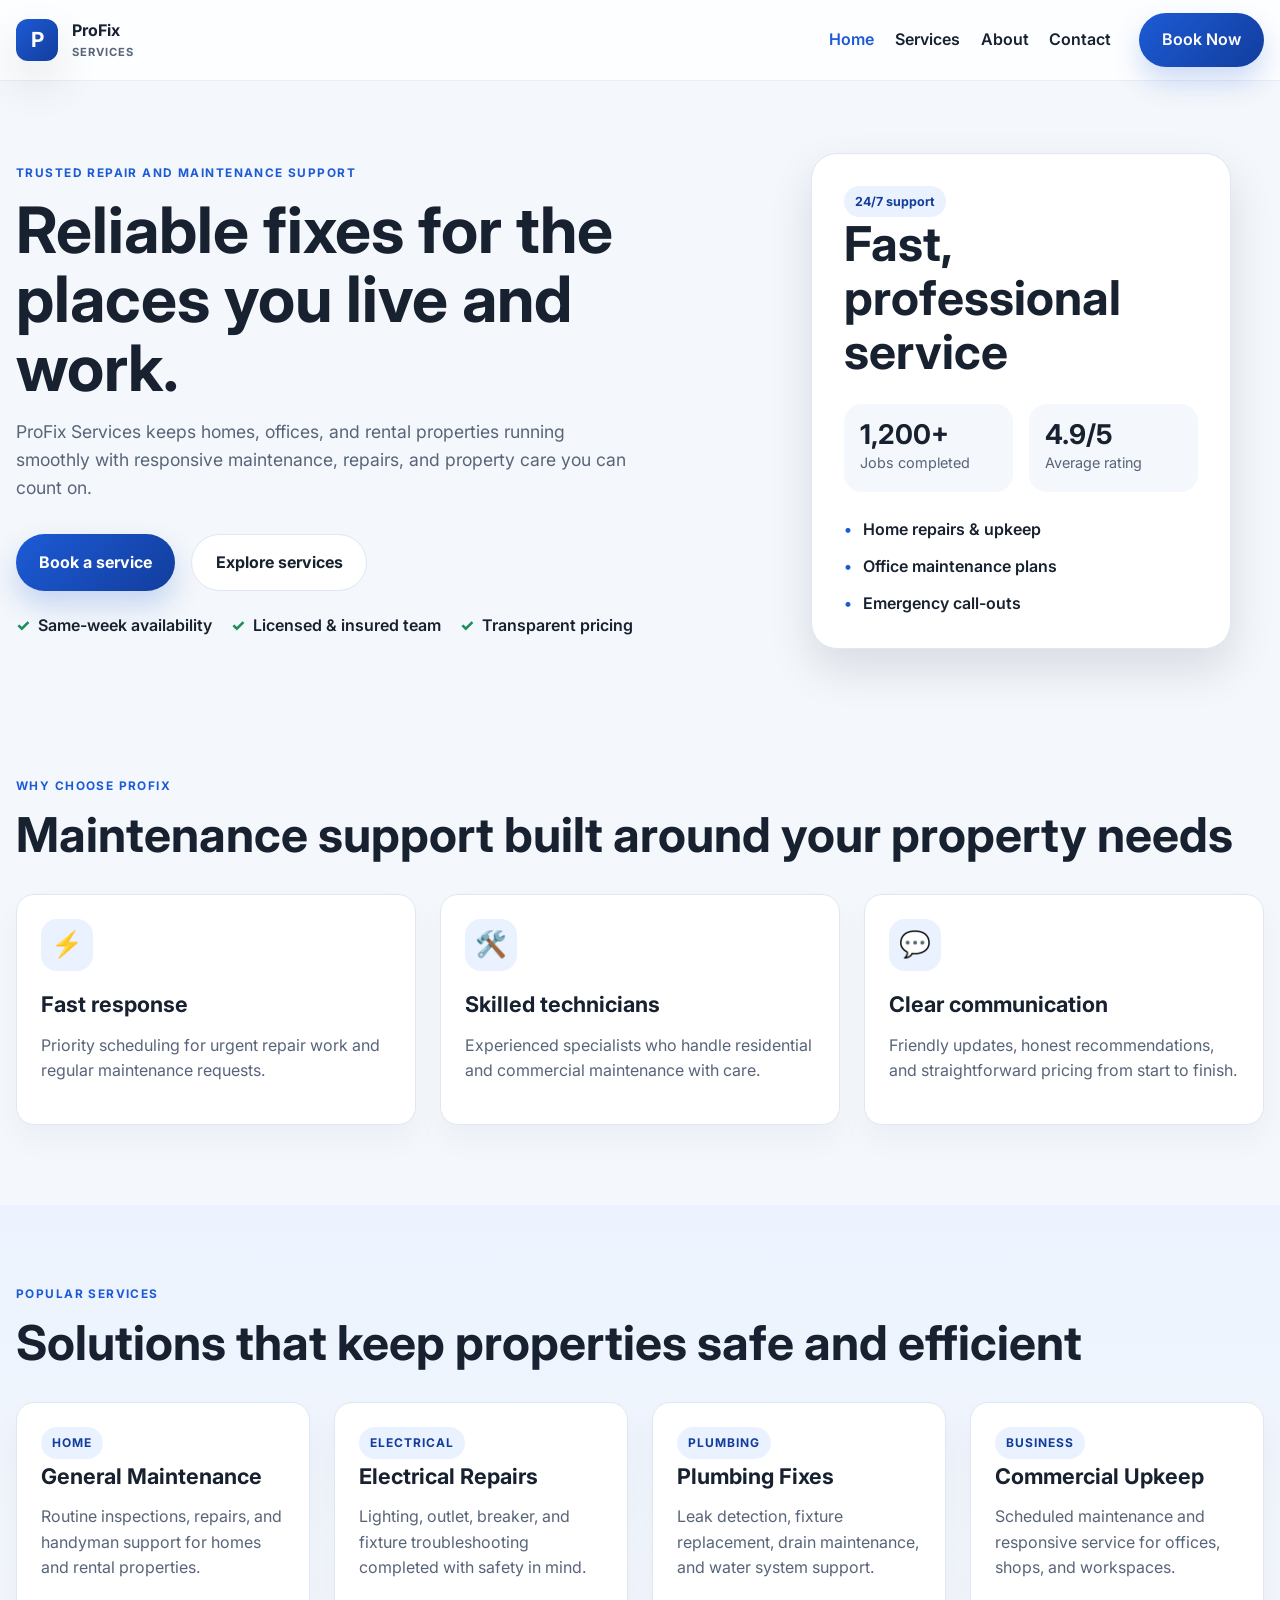
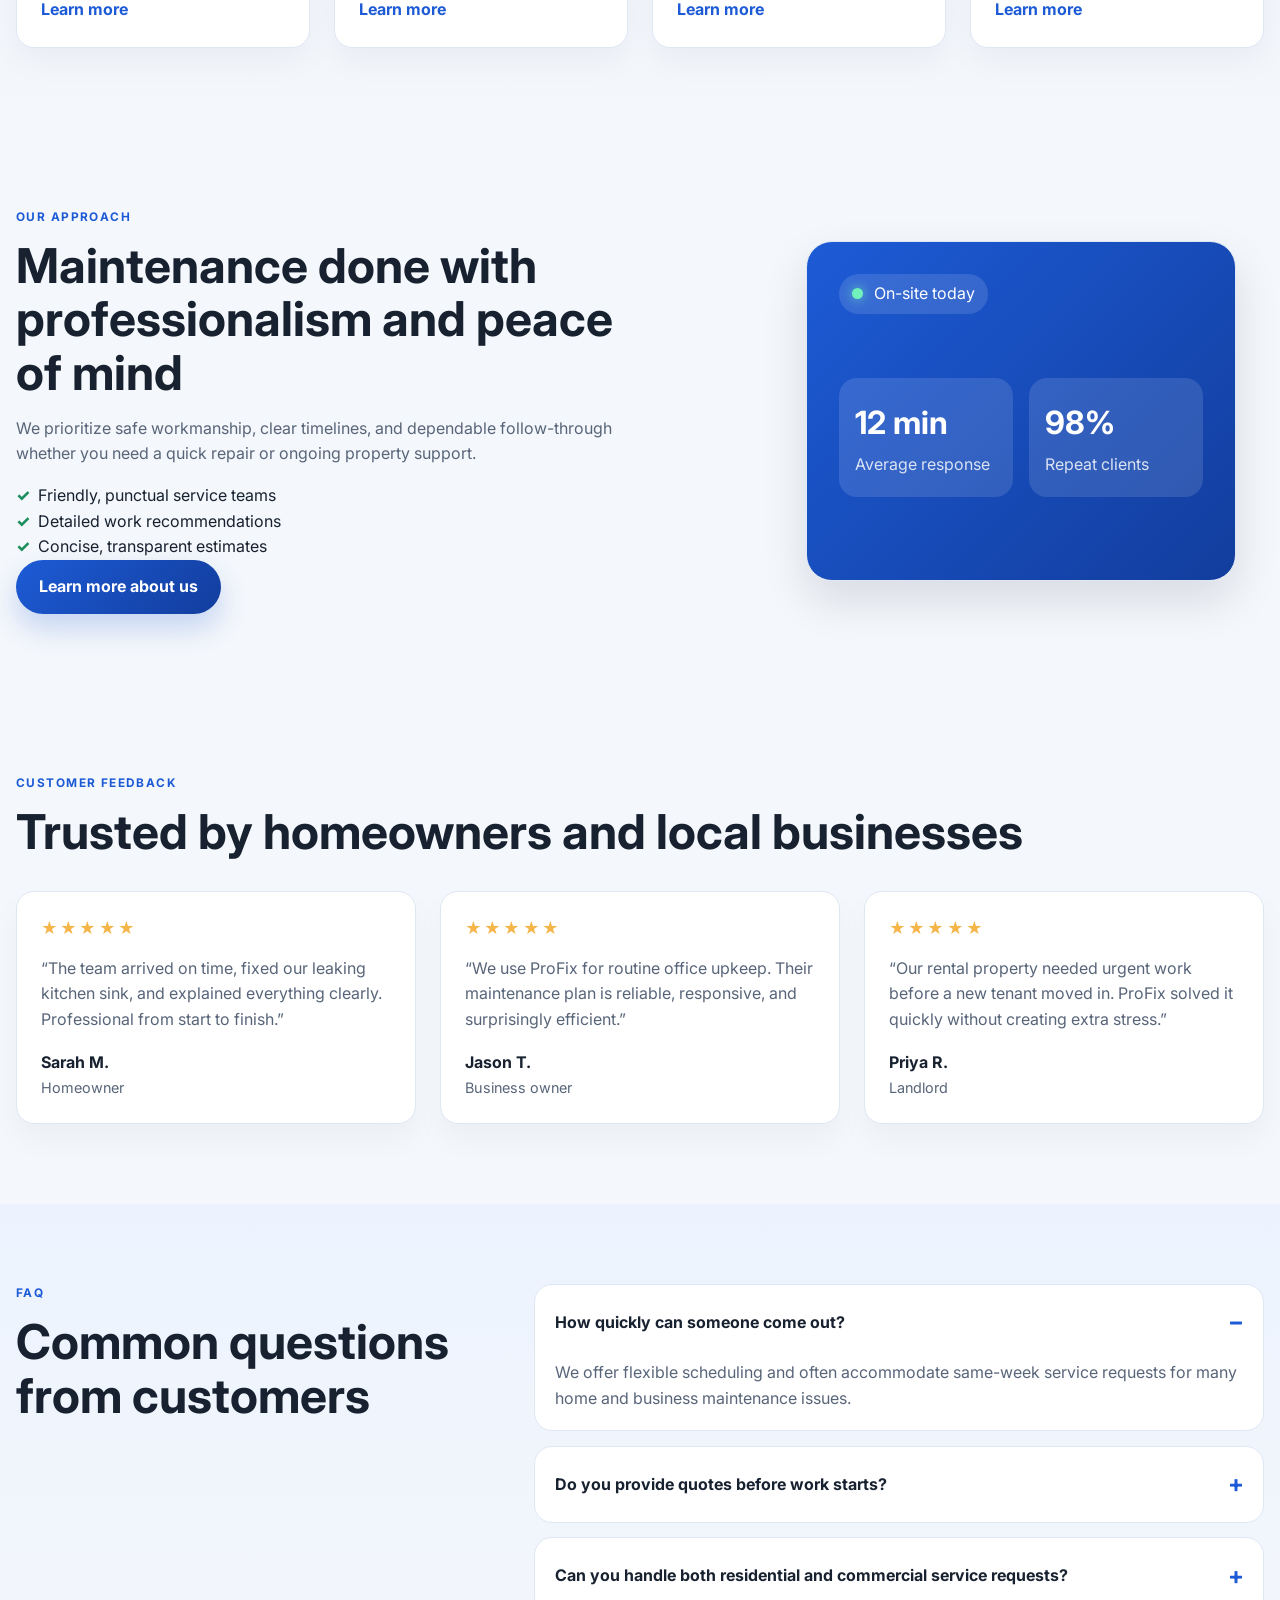
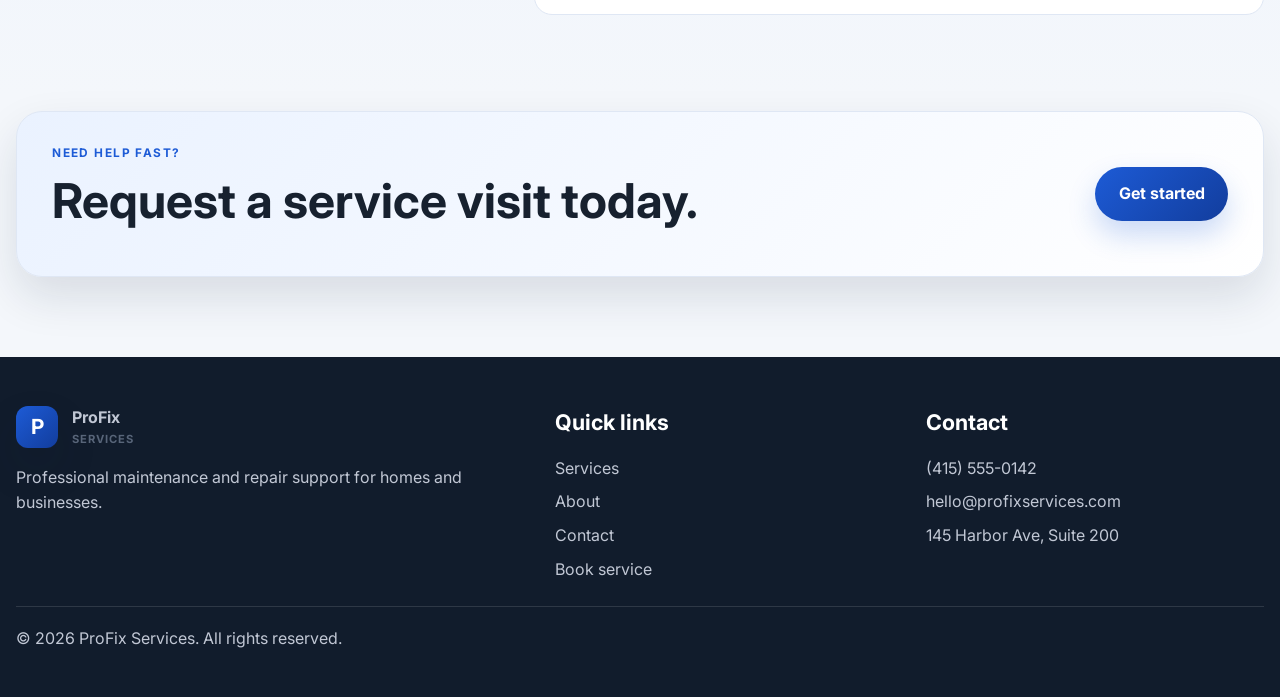
<file: service-based-website-development-with-ai-agents/index.html>
<!DOCTYPE html>
<html lang="en">
  <head>
    <meta charset="UTF-8" />
    <meta name="viewport" content="width=device-width, initial-scale=1.0" />
    <meta
      name="description"
      content="ProFix Services offers trusted home and business maintenance, repairs, and service requests for residential and commercial properties."
    />
    <title>ProFix Services | Home & Business Maintenance</title>
    <link rel="preconnect" href="https://fonts.googleapis.com" />
    <link rel="preconnect" href="https://fonts.gstatic.com" crossorigin />
    <link
      href="https://fonts.googleapis.com/css2?family=Inter:wght@400;500;600;700;800&display=swap"
      rel="stylesheet"
    />
    <link rel="stylesheet" href="styles.css" />
  </head>
  <body>
    <a class="skip-link" href="#main-content">Skip to content</a>

    <header class="site-header">
      <div class="container nav-wrap">
        <a href="index.html" class="brand" aria-label="ProFix Home">
          <span class="brand-mark">P</span>
          <span>
            <strong>ProFix</strong>
            <small>Services</small>
          </span>
        </a>

        <button class="nav-toggle" aria-label="Toggle navigation" aria-expanded="false">
          <span></span>
          <span></span>
          <span></span>
        </button>

        <nav class="main-nav" aria-label="Main navigation">
          <ul class="nav-links">
            <li><a href="index.html" class="active">Home</a></li>
            <li><a href="services.html">Services</a></li>
            <li><a href="about.html">About</a></li>
            <li><a href="contact.html">Contact</a></li>
            <li><a href="booking.html" class="btn btn-primary nav-cta">Book Now</a></li>
          </ul>
        </nav>
      </div>
    </header>

    <main id="main-content">
      <section class="hero">
        <div class="container hero-grid">
          <div class="hero-copy reveal">
            <p class="eyebrow">Trusted repair and maintenance support</p>
            <h1>Reliable fixes for the places you live and work.</h1>
            <p class="lead">
              ProFix Services keeps homes, offices, and rental properties running smoothly with responsive maintenance, repairs, and property care you can count on.
            </p>
            <div class="hero-actions">
              <a href="booking.html" class="btn btn-primary">Book a service</a>
              <a href="services.html" class="btn btn-secondary">Explore services</a>
            </div>
            <ul class="trust-list" aria-label="Service promises">
              <li>Same-week availability</li>
              <li>Licensed & insured team</li>
              <li>Transparent pricing</li>
            </ul>
          </div>

          <div class="hero-panel reveal">
            <div class="panel-card">
              <div class="mini-badge">24/7 support</div>
              <h2>Fast, professional service</h2>
              <div class="stats">
                <div>
                  <strong>1,200+</strong>
                  <span>Jobs completed</span>
                </div>
                <div>
                  <strong>4.9/5</strong>
                  <span>Average rating</span>
                </div>
              </div>
              <ul class="feature-list">
                <li>Home repairs & upkeep</li>
                <li>Office maintenance plans</li>
                <li>Emergency call-outs</li>
              </ul>
            </div>
          </div>
        </div>
      </section>

      <section class="section">
        <div class="container">
          <div class="section-heading reveal">
            <p class="eyebrow">Why choose ProFix</p>
            <h2>Maintenance support built around your property needs</h2>
          </div>

          <div class="feature-grid">
            <article class="info-card reveal">
              <div class="icon-wrap">⚡</div>
              <h3>Fast response</h3>
              <p>Priority scheduling for urgent repair work and regular maintenance requests.</p>
            </article>
            <article class="info-card reveal">
              <div class="icon-wrap">🛠️</div>
              <h3>Skilled technicians</h3>
              <p>Experienced specialists who handle residential and commercial maintenance with care.</p>
            </article>
            <article class="info-card reveal">
              <div class="icon-wrap">💬</div>
              <h3>Clear communication</h3>
              <p>Friendly updates, honest recommendations, and straightforward pricing from start to finish.</p>
            </article>
          </div>
        </div>
      </section>

      <section class="section alt-bg">
        <div class="container">
          <div class="section-heading reveal">
            <p class="eyebrow">Popular services</p>
            <h2>Solutions that keep properties safe and efficient</h2>
          </div>

          <div class="service-grid">
            <article class="service-card reveal">
              <span class="service-tag">Home</span>
              <h3>General Maintenance</h3>
              <p>Routine inspections, repairs, and handyman support for homes and rental properties.</p>
              <a href="services.html">Learn more</a>
            </article>
            <article class="service-card reveal">
              <span class="service-tag">Electrical</span>
              <h3>Electrical Repairs</h3>
              <p>Lighting, outlet, breaker, and fixture troubleshooting completed with safety in mind.</p>
              <a href="services.html">Learn more</a>
            </article>
            <article class="service-card reveal">
              <span class="service-tag">Plumbing</span>
              <h3>Plumbing Fixes</h3>
              <p>Leak detection, fixture replacement, drain maintenance, and water system support.</p>
              <a href="services.html">Learn more</a>
            </article>
            <article class="service-card reveal">
              <span class="service-tag">Business</span>
              <h3>Commercial Upkeep</h3>
              <p>Scheduled maintenance and responsive service for offices, shops, and workspaces.</p>
              <a href="services.html">Learn more</a>
            </article>
          </div>
        </div>
      </section>

      <section class="section split-section">
        <div class="container split-layout">
          <div class="split-copy reveal">
            <p class="eyebrow">Our approach</p>
            <h2>Maintenance done with professionalism and peace of mind</h2>
            <p>
              We prioritize safe workmanship, clear timelines, and dependable follow-through whether you need a quick repair or ongoing property support.
            </p>
            <ul class="check-list">
              <li>Friendly, punctual service teams</li>
              <li>Detailed work recommendations</li>
              <li>Concise, transparent estimates</li>
            </ul>
            <a href="about.html" class="btn btn-primary">Learn more about us</a>
          </div>

          <div class="split-visual reveal">
            <div class="visual-box">
              <div class="status-row">
                <span class="dot"></span>
                <span>On-site today</span>
              </div>
              <div class="small-cards">
                <div>
                  <strong>12 min</strong>
                  <span>Average response</span>
                </div>
                <div>
                  <strong>98%</strong>
                  <span>Repeat clients</span>
                </div>
              </div>
            </div>
          </div>
        </div>
      </section>

      <section class="section">
        <div class="container">
          <div class="section-heading reveal">
            <p class="eyebrow">Customer feedback</p>
            <h2>Trusted by homeowners and local businesses</h2>
          </div>

          <div class="testimonial-grid">
            <article class="testimonial reveal">
              <div class="stars" aria-label="Five star rating">★★★★★</div>
              <p>
                “The team arrived on time, fixed our leaking kitchen sink, and explained everything clearly. Professional from start to finish.”
              </p>
              <div class="person">
                <strong>Sarah M.</strong>
                <span>Homeowner</span>
              </div>
            </article>

            <article class="testimonial reveal">
              <div class="stars" aria-label="Five star rating">★★★★★</div>
              <p>
                “We use ProFix for routine office upkeep. Their maintenance plan is reliable, responsive, and surprisingly efficient.”
              </p>
              <div class="person">
                <strong>Jason T.</strong>
                <span>Business owner</span>
              </div>
            </article>

            <article class="testimonial reveal">
              <div class="stars" aria-label="Five star rating">★★★★★</div>
              <p>
                “Our rental property needed urgent work before a new tenant moved in. ProFix solved it quickly without creating extra stress.”
              </p>
              <div class="person">
                <strong>Priya R.</strong>
                <span>Landlord</span>
              </div>
            </article>
          </div>
        </div>
      </section>

      <section class="section alt-bg" id="faq">
        <div class="container faq-wrap">
          <div class="section-heading reveal left-align">
            <p class="eyebrow">FAQ</p>
            <h2>Common questions from customers</h2>
          </div>

          <div class="faq-list reveal">
            <div class="faq-item active">
              <button class="faq-question" type="button" aria-expanded="true">
                How quickly can someone come out?
              </button>
              <div class="faq-answer">
                <p>We offer flexible scheduling and often accommodate same-week service requests for many home and business maintenance issues.</p>
              </div>
            </div>
            <div class="faq-item">
              <button class="faq-question" type="button" aria-expanded="false">
                Do you provide quotes before work starts?
              </button>
              <div class="faq-answer">
                <p>Yes. We provide clear, upfront pricing whenever possible and will explain scope, timing, and any additional needs before work begins.</p>
              </div>
            </div>
            <div class="faq-item">
              <button class="faq-question" type="button" aria-expanded="false">
                Can you handle both residential and commercial service requests?
              </button>
              <div class="faq-answer">
                <p>Absolutely. We support homeowners, landlords, and small businesses with maintenance plans and repair services tailored to each property type.</p>
              </div>
            </div>
          </div>
        </div>
      </section>

      <section class="section cta-section">
        <div class="container cta-box reveal">
          <div>
            <p class="eyebrow">Need help fast?</p>
            <h2>Request a service visit today.</h2>
          </div>
          <a href="booking.html" class="btn btn-primary">Get started</a>
        </div>
      </section>
    </main>

    <footer class="site-footer">
      <div class="container footer-grid">
        <div>
          <a href="index.html" class="brand footer-brand" aria-label="ProFix home page">
            <span class="brand-mark">P</span>
            <span>
              <strong>ProFix</strong>
              <small>Services</small>
            </span>
          </a>
          <p>Professional maintenance and repair support for homes and businesses.</p>
        </div>

        <div>
          <h3>Quick links</h3>
          <ul>
            <li><a href="services.html">Services</a></li>
            <li><a href="about.html">About</a></li>
            <li><a href="contact.html">Contact</a></li>
            <li><a href="booking.html">Book service</a></li>
          </ul>
        </div>

        <div>
          <h3>Contact</h3>
          <ul>
            <li>(415) 555-0142</li>
            <li>hello@profixservices.com</li>
            <li>145 Harbor Ave, Suite 200</li>
          </ul>
        </div>
      </div>
      <div class="container footer-bottom">
        <p>© 2026 ProFix Services. All rights reserved.</p>
      </div>
    </footer>

    <script src="script.js"></script>
  </body>
</html>
</file>
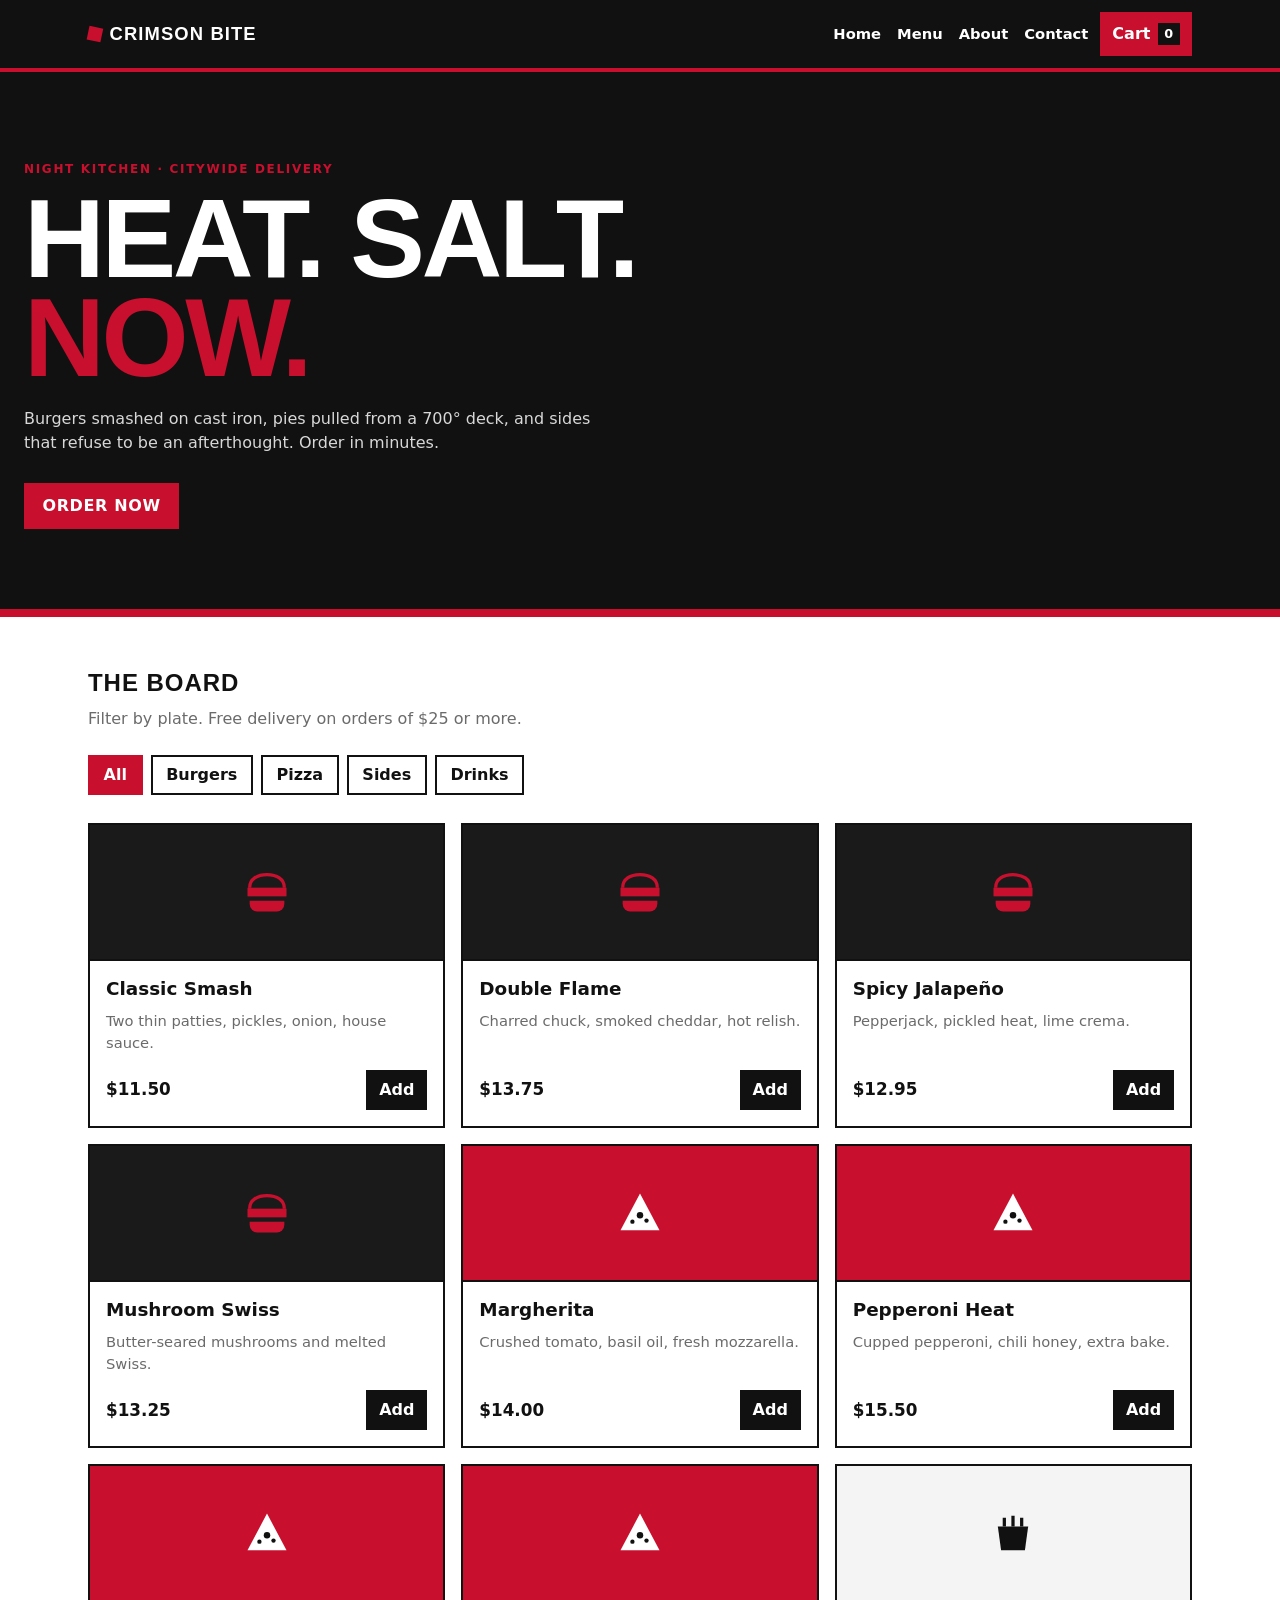
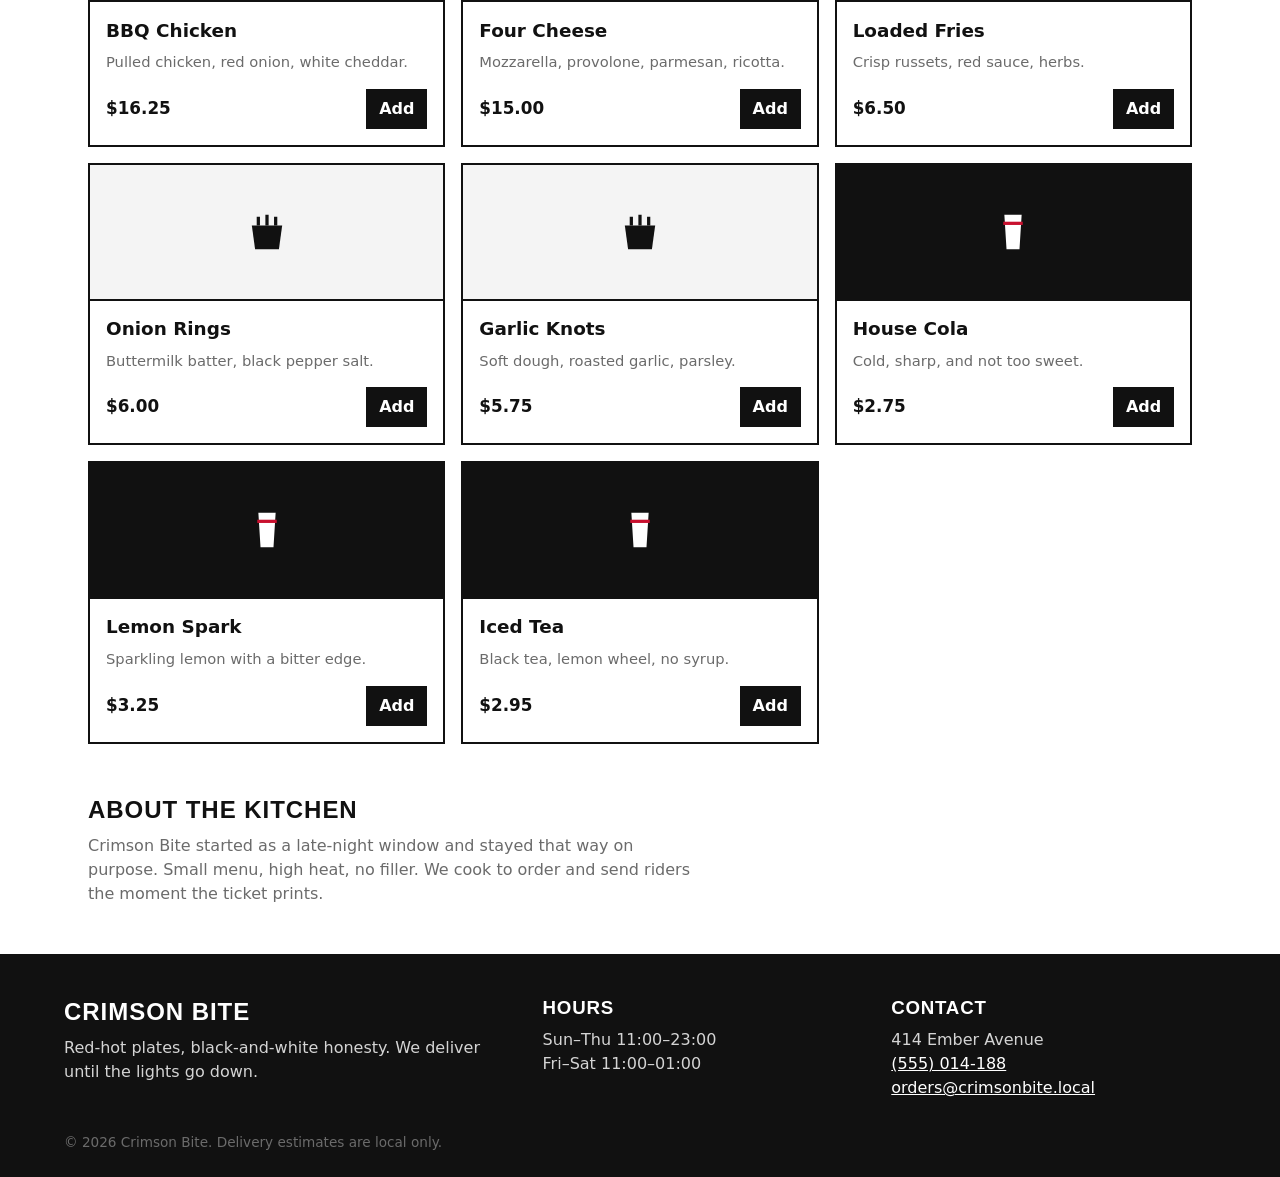
<file: touring-the-alternatives-ai-coding-agents/index.html>
<!DOCTYPE html>
<html lang="en">
<head>
  <meta charset="UTF-8">
  <meta name="viewport" content="width=device-width, initial-scale=1.0">
  <title>Crimson Bite — Food Delivery</title>
  <meta name="description" content="Crimson Bite delivers burgers, pizza, sides, and drinks. Order online with a red-hot cart that remembers your picks.">
  <link rel="stylesheet" href="styles.css">
  <script src="app.js" defer></script>
</head>
<body>
  <a class="skip-link" href="#menu">Skip to menu</a>

  <header class="site-header">
    <div class="header-inner">
      <a class="logo" href="#home" aria-label="Crimson Bite home">
        <span class="logo-mark" aria-hidden="true"></span>
        Crimson Bite
      </a>
      <nav class="site-nav" aria-label="Primary">
        <a href="#home">Home</a>
        <a href="#menu">Menu</a>
        <a href="#about">About</a>
        <a href="#contact">Contact</a>
      </nav>
      <button
        type="button"
        class="cart-toggle"
        id="cart-toggle"
        aria-expanded="false"
        aria-controls="cart-drawer"
      >
        Cart
        <span class="cart-badge" id="cart-badge" aria-live="polite">0</span>
      </button>
    </div>
  </header>

  <main>
    <section class="hero" id="home">
      <p class="hero-kicker">Night kitchen · Citywide delivery</p>
      <h1>Heat.&nbsp;Salt.<br><em>Now.</em></h1>
      <p class="hero-copy">
        Burgers smashed on cast iron, pies pulled from a 700° deck, and sides
        that refuse to be an afterthought. Order in minutes.
      </p>
      <a class="btn btn-primary" href="#menu">Order now</a>
    </section>

    <section class="menu-section" id="menu" aria-labelledby="menu-heading">
      <div class="section-head">
        <h2 id="menu-heading">The board</h2>
        <p>Filter by plate. Free delivery on orders of $25 or more.</p>
      </div>

      <div class="filters" id="filters" role="group" aria-label="Menu categories">
        <button type="button" class="filter-btn is-active" data-category="all" aria-pressed="true">All</button>
        <button type="button" class="filter-btn" data-category="burgers" aria-pressed="false">Burgers</button>
        <button type="button" class="filter-btn" data-category="pizza" aria-pressed="false">Pizza</button>
        <button type="button" class="filter-btn" data-category="sides" aria-pressed="false">Sides</button>
        <button type="button" class="filter-btn" data-category="drinks" aria-pressed="false">Drinks</button>
      </div>

      <div class="menu-grid" id="menu-grid"></div>
    </section>

    <section class="about-section" id="about" aria-labelledby="about-heading">
      <h2 id="about-heading">About the kitchen</h2>
      <p>
        Crimson Bite started as a late-night window and stayed that way on
        purpose. Small menu, high heat, no filler. We cook to order and send
        riders the moment the ticket prints.
      </p>
    </section>
  </main>

  <footer class="site-footer" id="contact">
    <div class="footer-grid">
      <div>
        <h2>Crimson Bite</h2>
        <p>Red-hot plates, black-and-white honesty. We deliver until the lights go down.</p>
      </div>
      <div>
        <h3>Hours</h3>
        <p>Sun–Thu 11:00–23:00<br>Fri–Sat 11:00–01:00</p>
      </div>
      <div>
        <h3>Contact</h3>
        <p>
          414 Ember Avenue<br>
          <a href="tel:+15550188">(555) 014-188</a><br>
          <a href="mailto:orders@crimsonbite.local">orders@crimsonbite.local</a>
        </p>
      </div>
    </div>
    <p class="footer-note">© 2026 Crimson Bite. Delivery estimates are local only.</p>
  </footer>

  <div class="overlay" id="cart-overlay" hidden></div>
  <aside
    class="cart-drawer"
    id="cart-drawer"
    role="dialog"
    aria-modal="true"
    aria-labelledby="cart-heading"
    hidden
  >
    <div class="drawer-head">
      <h2 id="cart-heading">Your cart</h2>
      <button type="button" class="icon-btn" id="cart-close" aria-label="Close cart">×</button>
    </div>
    <ul class="cart-list" id="cart-items"></ul>
    <p class="cart-empty" id="cart-empty">Your cart is empty. Add something delicious.</p>
    <div class="cart-totals" id="cart-totals" hidden>
      <div><span>Subtotal</span><span id="total-sub">$0.00</span></div>
      <div><span>Tax (8%)</span><span id="total-tax">$0.00</span></div>
      <div><span id="delivery-label">Delivery</span><span id="total-delivery">$0.00</span></div>
      <div class="cart-grand"><span>Total</span><span id="total-grand">$0.00</span></div>
    </div>
    <button type="button" class="btn btn-primary btn-block" id="checkout-open" disabled>Checkout</button>
  </aside>

  <div class="overlay" id="checkout-overlay" hidden></div>
  <div
    class="modal"
    id="checkout-modal"
    role="dialog"
    aria-modal="true"
    aria-labelledby="checkout-heading"
    hidden
  >
    <div class="modal-head">
      <h2 id="checkout-heading">Checkout</h2>
      <button type="button" class="icon-btn" id="checkout-close" aria-label="Close checkout">×</button>
    </div>
    <form id="checkout-form" novalidate>
      <label>
        Full name
        <input type="text" id="field-name" name="name" autocomplete="name" required minlength="2">
        <span class="field-error" id="error-name"></span>
      </label>
      <label>
        Phone
        <input type="tel" id="field-phone" name="phone" autocomplete="tel" required>
        <span class="field-error" id="error-phone"></span>
      </label>
      <label>
        Delivery address
        <textarea id="field-address" name="address" autocomplete="street-address" required minlength="8" rows="3"></textarea>
        <span class="field-error" id="error-address"></span>
      </label>
      <label>
        Notes <span class="optional">(optional)</span>
        <textarea id="field-notes" name="notes" rows="2"></textarea>
      </label>
      <button type="submit" class="btn btn-primary btn-block">Place order</button>
    </form>
  </div>

  <div class="overlay" id="confirm-overlay" hidden></div>
  <div
    class="modal"
    id="confirm-modal"
    role="dialog"
    aria-modal="true"
    aria-labelledby="confirm-heading"
    hidden
  >
    <h2 id="confirm-heading">Order confirmed</h2>
    <p class="confirm-id">Order <strong id="order-id"></strong> is in the kitchen.</p>
    <ul class="confirm-summary" id="confirm-summary"></ul>
    <p class="confirm-total">Total <strong id="confirm-total"></strong></p>
    <button type="button" class="btn btn-primary btn-block" id="confirm-done">Done</button>
  </div>
</body>
</html>
</file>
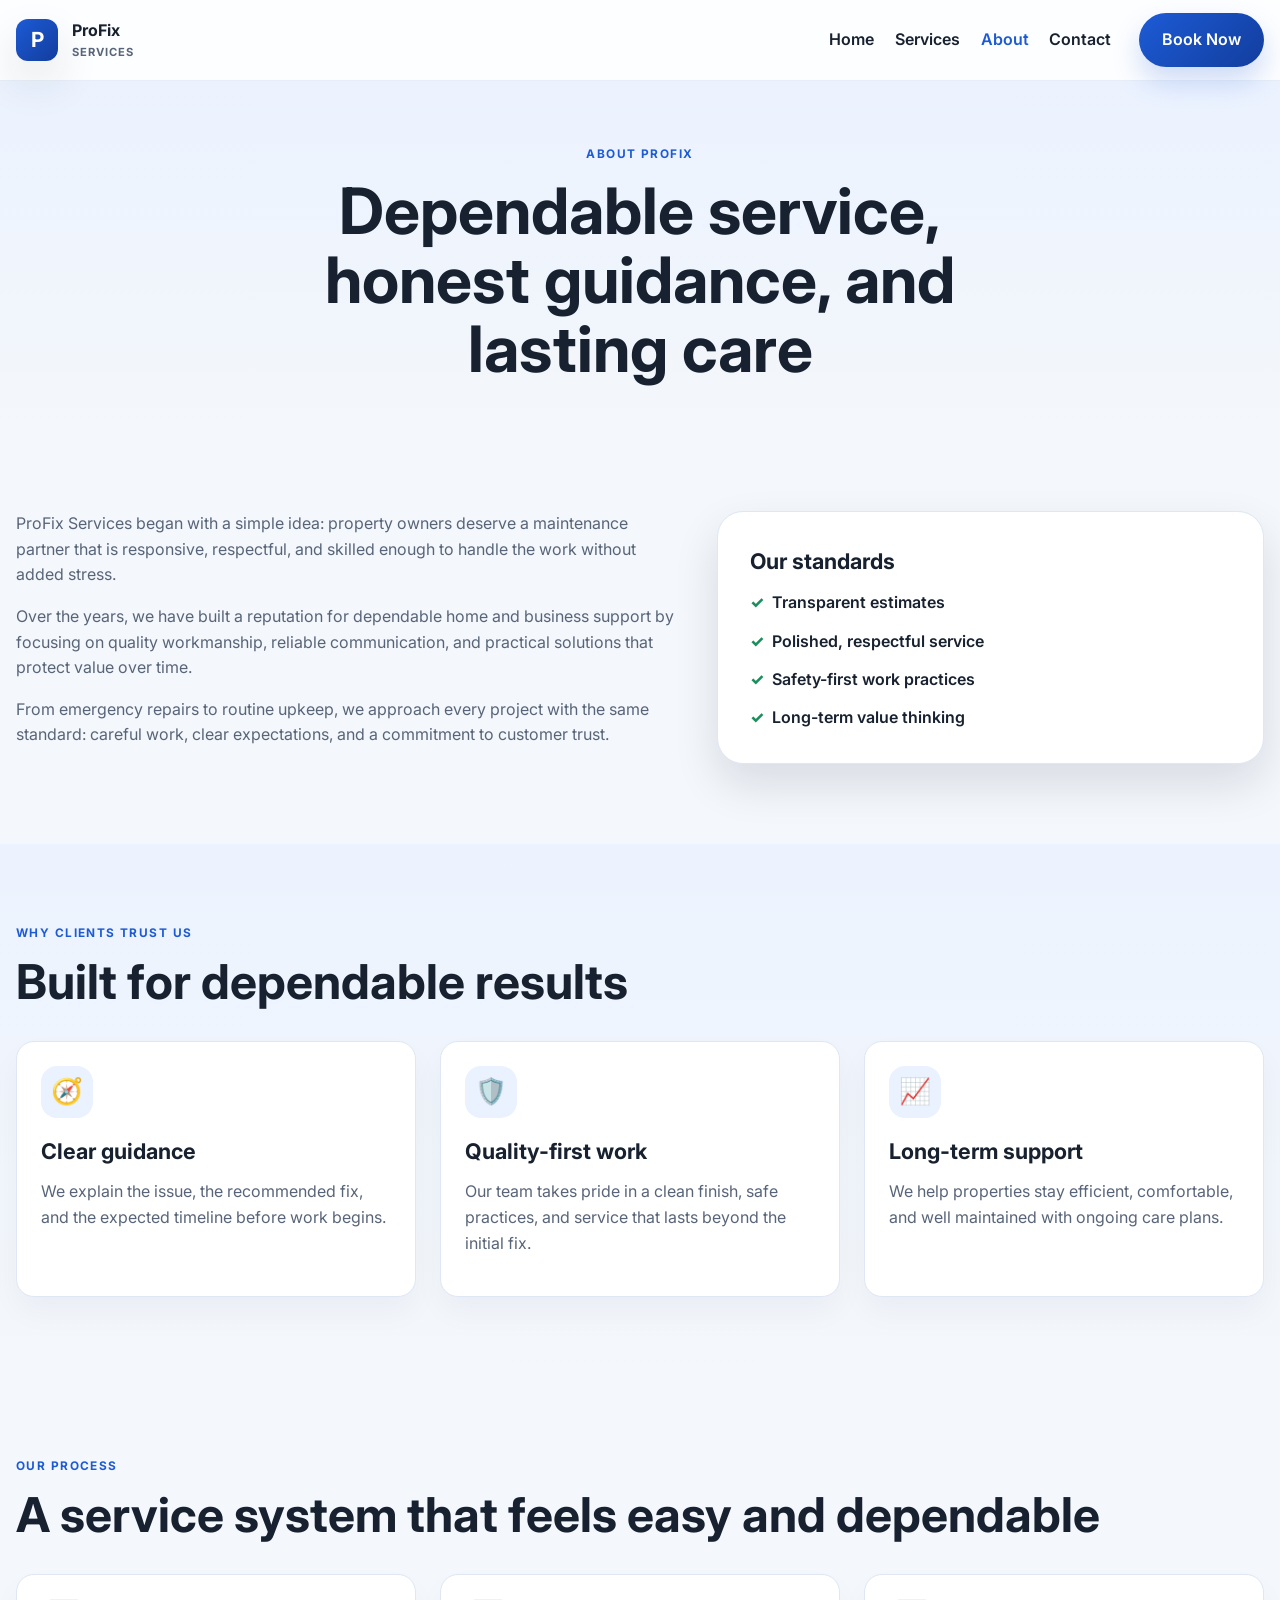
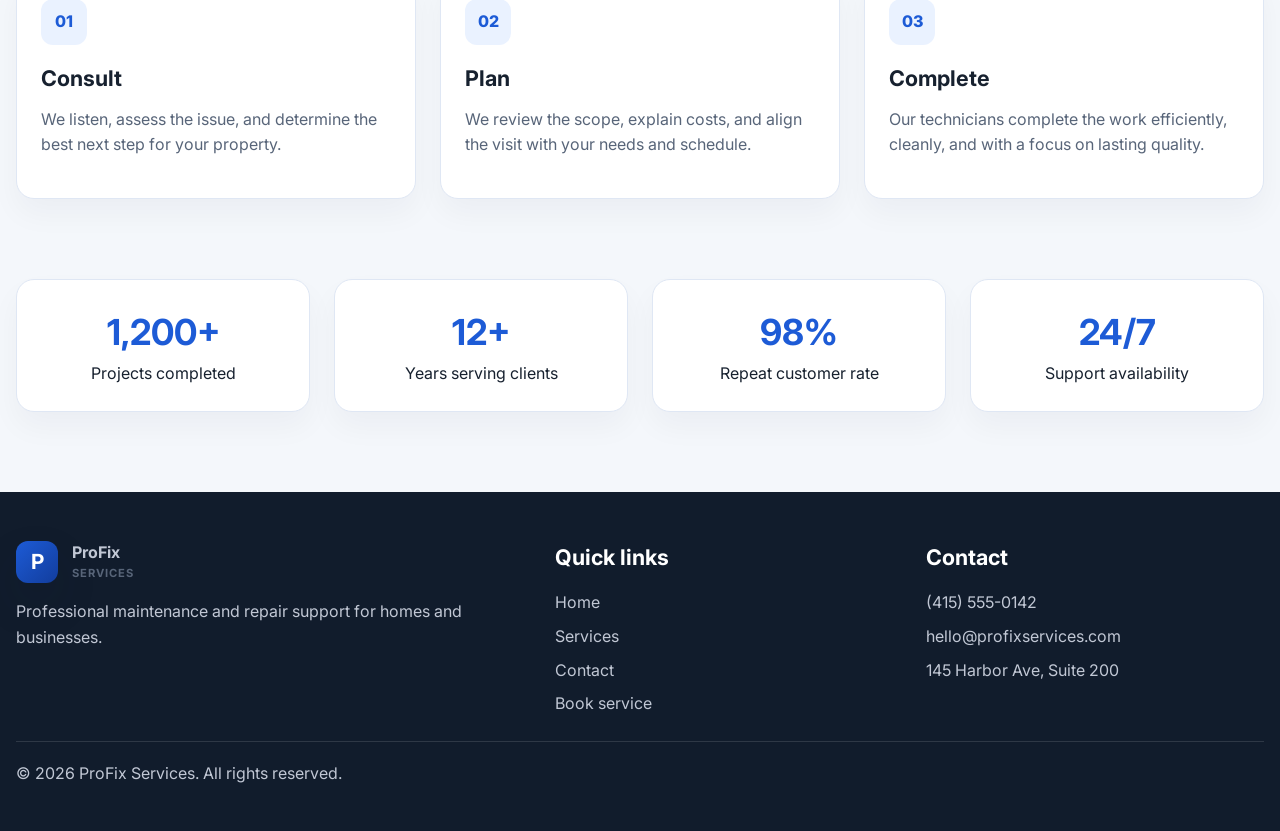
<file: service-based-website-development-with-ai-agents/about.html>
<!DOCTYPE html>
<html lang="en">
  <head>
    <meta charset="UTF-8" />
    <meta name="viewport" content="width=device-width, initial-scale=1.0" />
    <meta
      name="description"
      content="Learn about ProFix Services, our values, service standards, and the team behind dependable home and business maintenance."
    />
    <title>About | ProFix Services</title>
    <link rel="preconnect" href="https://fonts.googleapis.com" />
    <link rel="preconnect" href="https://fonts.gstatic.com" crossorigin />
    <link
      href="https://fonts.googleapis.com/css2?family=Inter:wght@400;500;600;700;800&display=swap"
      rel="stylesheet"
    />
    <link rel="stylesheet" href="styles.css" />
  </head>
  <body>
    <a class="skip-link" href="#main-content">Skip to content</a>

    <header class="site-header">
      <div class="container nav-wrap">
        <a href="index.html" class="brand" aria-label="ProFix Home">
          <span class="brand-mark">P</span>
          <span>
            <strong>ProFix</strong>
            <small>Services</small>
          </span>
        </a>

        <button class="nav-toggle" aria-label="Toggle navigation" aria-expanded="false">
          <span></span>
          <span></span>
          <span></span>
        </button>

        <nav class="main-nav" aria-label="Main navigation">
          <ul class="nav-links">
            <li><a href="index.html">Home</a></li>
            <li><a href="services.html">Services</a></li>
            <li><a href="about.html" class="active">About</a></li>
            <li><a href="contact.html">Contact</a></li>
            <li><a href="booking.html" class="btn btn-primary nav-cta">Book Now</a></li>
          </ul>
        </nav>
      </div>
    </header>

    <main id="main-content">
      <section class="page-banner">
        <div class="container narrow reveal">
          <p class="eyebrow">About ProFix</p>
          <h1>Dependable service, honest guidance, and lasting care</h1>
        </div>
      </section>

      <section class="section">
        <div class="container story-layout">
          <div class="story-copy reveal">
            <p>
              ProFix Services began with a simple idea: property owners deserve a maintenance partner that is responsive, respectful, and skilled enough to handle the work without added stress.
            </p>
            <p>
              Over the years, we have built a reputation for dependable home and business support by focusing on quality workmanship, reliable communication, and practical solutions that protect value over time.
            </p>
            <p>
              From emergency repairs to routine upkeep, we approach every project with the same standard: careful work, clear expectations, and a commitment to customer trust.
            </p>
          </div>

          <div class="story-card reveal">
            <h3>Our standards</h3>
            <ul class="check-list compact-list">
              <li>Transparent estimates</li>
              <li>Polished, respectful service</li>
              <li>Safety-first work practices</li>
              <li>Long-term value thinking</li>
            </ul>
          </div>
        </div>
      </section>

      <section class="section alt-bg">
        <div class="container">
          <div class="section-heading reveal">
            <p class="eyebrow">Why clients trust us</p>
            <h2>Built for dependable results</h2>
          </div>

          <div class="feature-grid">
            <article class="info-card reveal">
              <div class="icon-wrap">🧭</div>
              <h3>Clear guidance</h3>
              <p>We explain the issue, the recommended fix, and the expected timeline before work begins.</p>
            </article>
            <article class="info-card reveal">
              <div class="icon-wrap">🛡️</div>
              <h3>Quality-first work</h3>
              <p>Our team takes pride in a clean finish, safe practices, and service that lasts beyond the initial fix.</p>
            </article>
            <article class="info-card reveal">
              <div class="icon-wrap">📈</div>
              <h3>Long-term support</h3>
              <p>We help properties stay efficient, comfortable, and well maintained with ongoing care plans.</p>
            </article>
          </div>
        </div>
      </section>

      <section class="section">
        <div class="container">
          <div class="section-heading reveal">
            <p class="eyebrow">Our process</p>
            <h2>A service system that feels easy and dependable</h2>
          </div>

          <div class="steps-grid">
            <article class="step-card reveal">
              <span>01</span>
              <h3>Consult</h3>
              <p>We listen, assess the issue, and determine the best next step for your property.</p>
            </article>
            <article class="step-card reveal">
              <span>02</span>
              <h3>Plan</h3>
              <p>We review the scope, explain costs, and align the visit with your needs and schedule.</p>
            </article>
            <article class="step-card reveal">
              <span>03</span>
              <h3>Complete</h3>
              <p>Our technicians complete the work efficiently, cleanly, and with a focus on lasting quality.</p>
            </article>
          </div>
        </div>
      </section>

      <section class="section stats-section">
        <div class="container stats-grid">
          <div class="stat-item reveal">
            <strong>1,200+</strong>
            <span>Projects completed</span>
          </div>
          <div class="stat-item reveal">
            <strong>12+</strong>
            <span>Years serving clients</span>
          </div>
          <div class="stat-item reveal">
            <strong>98%</strong>
            <span>Repeat customer rate</span>
          </div>
          <div class="stat-item reveal">
            <strong>24/7</strong>
            <span>Support availability</span>
          </div>
        </div>
      </section>
    </main>

    <footer class="site-footer">
      <div class="container footer-grid">
        <div>
          <a href="index.html" class="brand footer-brand" aria-label="ProFix home page">
            <span class="brand-mark">P</span>
            <span>
              <strong>ProFix</strong>
              <small>Services</small>
            </span>
          </a>
          <p>Professional maintenance and repair support for homes and businesses.</p>
        </div>

        <div>
          <h3>Quick links</h3>
          <ul>
            <li><a href="index.html">Home</a></li>
            <li><a href="services.html">Services</a></li>
            <li><a href="contact.html">Contact</a></li>
            <li><a href="booking.html">Book service</a></li>
          </ul>
        </div>

        <div>
          <h3>Contact</h3>
          <ul>
            <li>(415) 555-0142</li>
            <li>hello@profixservices.com</li>
            <li>145 Harbor Ave, Suite 200</li>
          </ul>
        </div>
      </div>
      <div class="container footer-bottom">
        <p>© 2026 ProFix Services. All rights reserved.</p>
      </div>
    </footer>

    <script src="script.js"></script>
  </body>
</html>
</file>
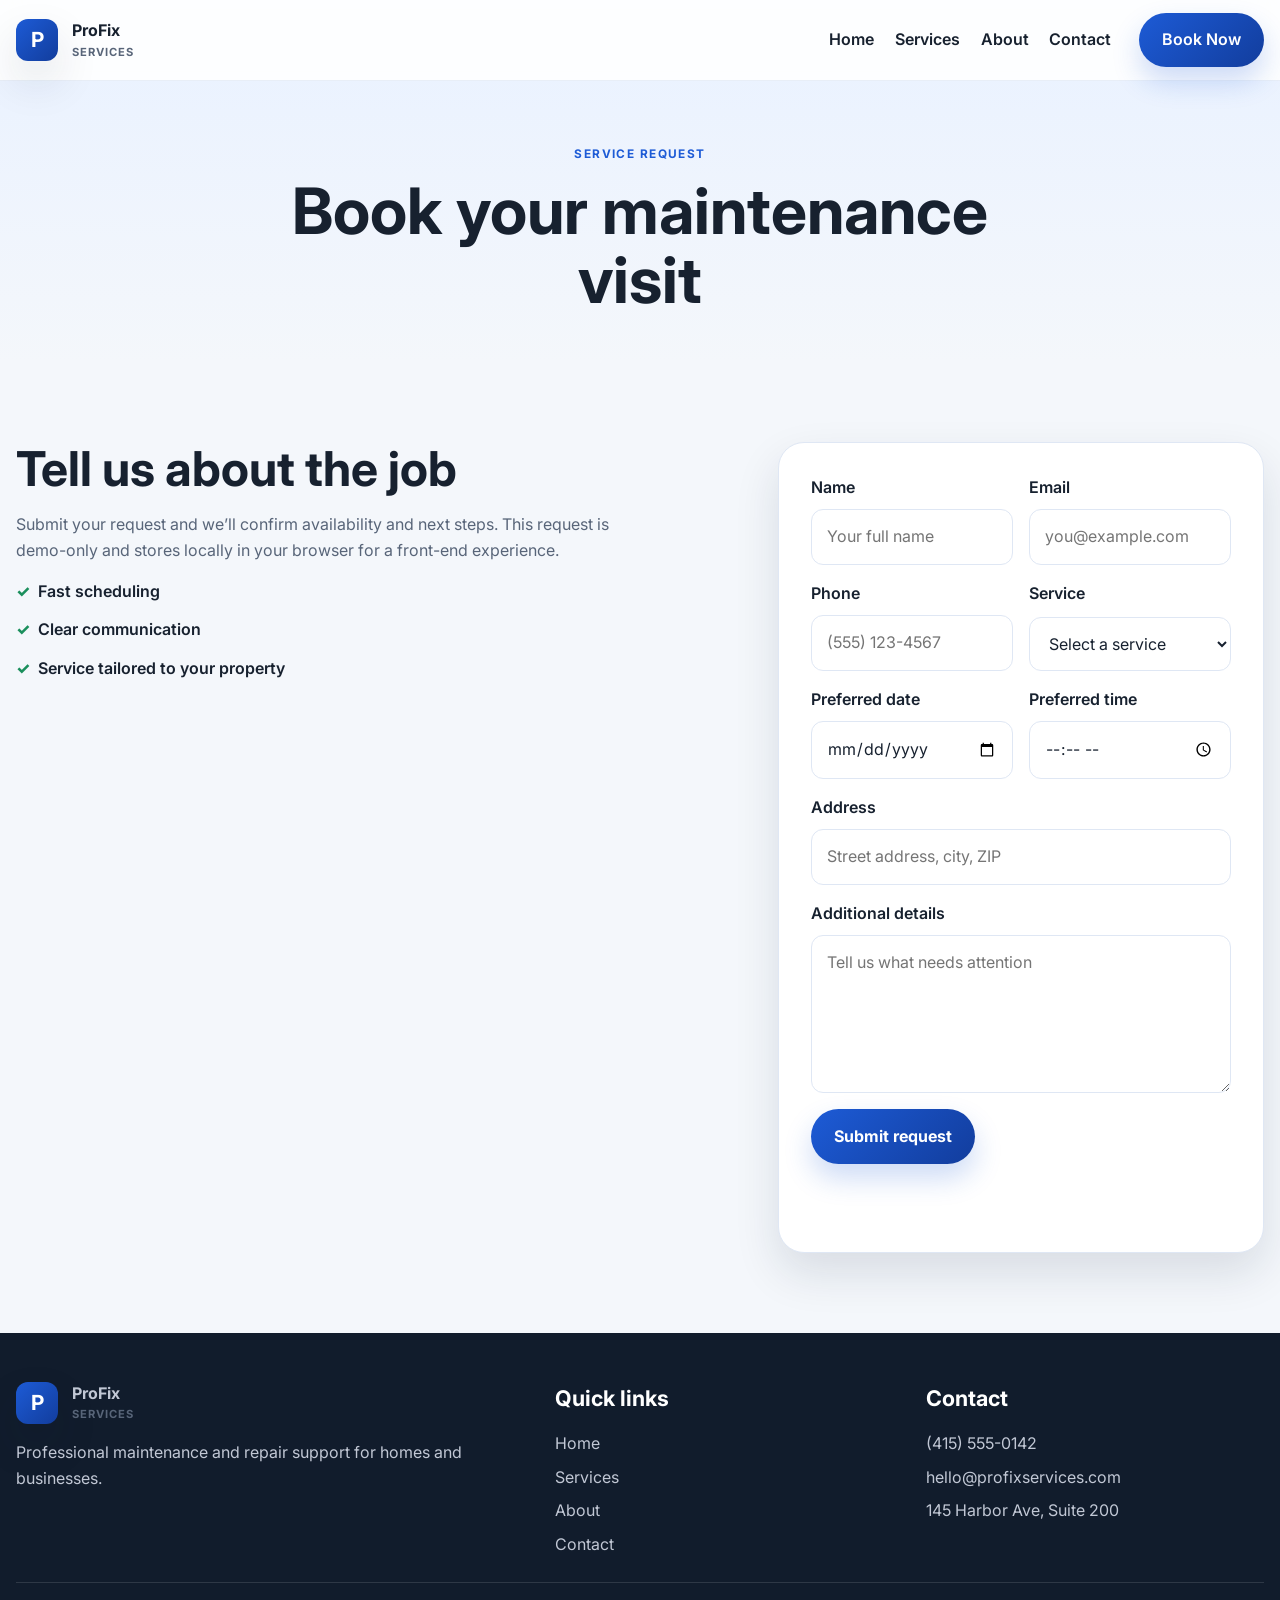
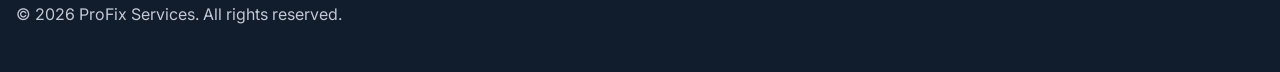
<file: service-based-website-development-with-ai-agents/booking.html>
<!DOCTYPE html>
<html lang="en">
  <head>
    <meta charset="UTF-8" />
    <meta name="viewport" content="width=device-width, initial-scale=1.0" />
    <meta
      name="description"
      content="Book a ProFix Services appointment for home maintenance, wiring, plumbing, commercial upkeep, and other property needs."
    />
    <title>Service Request | ProFix Services</title>
    <link rel="preconnect" href="https://fonts.googleapis.com" />
    <link rel="preconnect" href="https://fonts.gstatic.com" crossorigin />
    <link
      href="https://fonts.googleapis.com/css2?family=Inter:wght@400;500;600;700;800&display=swap"
      rel="stylesheet"
    />
    <link rel="stylesheet" href="styles.css" />
  </head>
  <body>
    <a class="skip-link" href="#main-content">Skip to content</a>

    <header class="site-header">
      <div class="container nav-wrap">
        <a href="index.html" class="brand" aria-label="ProFix Home">
          <span class="brand-mark">P</span>
          <span>
            <strong>ProFix</strong>
            <small>Services</small>
          </span>
        </a>

        <button class="nav-toggle" aria-label="Toggle navigation" aria-expanded="false">
          <span></span>
          <span></span>
          <span></span>
        </button>

        <nav class="main-nav" aria-label="Main navigation">
          <ul class="nav-links">
            <li><a href="index.html">Home</a></li>
            <li><a href="services.html">Services</a></li>
            <li><a href="about.html">About</a></li>
            <li><a href="contact.html">Contact</a></li>
            <li><a href="booking.html" class="active btn btn-primary nav-cta">Book Now</a></li>
          </ul>
        </nav>
      </div>
    </header>

    <main id="main-content">
      <section class="page-banner">
        <div class="container narrow reveal">
          <p class="eyebrow">Service request</p>
          <h1>Book your maintenance visit</h1>
        </div>
      </section>

      <section class="section">
        <div class="container booking-layout">
          <div class="booking-copy reveal">
            <h2>Tell us about the job</h2>
            <p>
              Submit your request and we’ll confirm availability and next steps. This request is demo-only and stores locally in your browser for a front-end experience.
            </p>
            <ul class="check-list compact-list">
              <li>Fast scheduling</li>
              <li>Clear communication</li>
              <li>Service tailored to your property</li>
            </ul>
          </div>

          <div class="form-card reveal">
            <form id="booking-form" novalidate>
              <div class="form-row two-up">
                <div class="field-group">
                  <label for="booking-name">Name</label>
                  <input id="booking-name" name="name" type="text" placeholder="Your full name" required />
                </div>

                <div class="field-group">
                  <label for="booking-email">Email</label>
                  <input id="booking-email" name="email" type="email" placeholder="you@example.com" required />
                </div>
              </div>

              <div class="form-row two-up">
                <div class="field-group">
                  <label for="booking-phone">Phone</label>
                  <input id="booking-phone" name="phone" type="tel" placeholder="(555) 123-4567" required />
                </div>

                <div class="field-group">
                  <label for="booking-service">Service</label>
                  <select id="booking-service" name="service" required>
                    <option value="">Select a service</option>
                    <option value="Home Maintenance">Home Maintenance</option>
                    <option value="Electrical Repairs">Electrical Repairs</option>
                    <option value="Plumbing Repairs">Plumbing Repairs</option>
                    <option value="HVAC Service">HVAC Service</option>
                    <option value="Appliance Support">Appliance Support</option>
                    <option value="Business Maintenance">Business Maintenance</option>
                  </select>
                </div>
              </div>

              <div class="form-row two-up">
                <div class="field-group">
                  <label for="booking-date">Preferred date</label>
                  <input id="booking-date" name="date" type="date" required />
                </div>

                <div class="field-group">
                  <label for="booking-time">Preferred time</label>
                  <input id="booking-time" name="time" type="time" required />
                </div>
              </div>

              <div class="field-group">
                <label for="booking-address">Address</label>
                <input id="booking-address" name="address" type="text" placeholder="Street address, city, ZIP" required />
              </div>

              <div class="field-group">
                <label for="booking-details">Additional details</label>
                <textarea id="booking-details" name="details" rows="5" placeholder="Tell us what needs attention" required></textarea>
              </div>

              <button type="submit" class="btn btn-primary form-submit">Submit request</button>
              <p class="form-status" aria-live="polite"></p>
            </form>
          </div>
        </div>
      </section>
    </main>

    <footer class="site-footer">
      <div class="container footer-grid">
        <div>
          <a href="index.html" class="brand footer-brand" aria-label="ProFix home page">
            <span class="brand-mark">P</span>
            <span>
              <strong>ProFix</strong>
              <small>Services</small>
            </span>
          </a>
          <p>Professional maintenance and repair support for homes and businesses.</p>
        </div>

        <div>
          <h3>Quick links</h3>
          <ul>
            <li><a href="index.html">Home</a></li>
            <li><a href="services.html">Services</a></li>
            <li><a href="about.html">About</a></li>
            <li><a href="contact.html">Contact</a></li>
          </ul>
        </div>

        <div>
          <h3>Contact</h3>
          <ul>
            <li>(415) 555-0142</li>
            <li>hello@profixservices.com</li>
            <li>145 Harbor Ave, Suite 200</li>
          </ul>
        </div>
      </div>
      <div class="container footer-bottom">
        <p>© 2026 ProFix Services. All rights reserved.</p>
      </div>
    </footer>

    <script src="script.js"></script>
  </body>
</html>
</file>
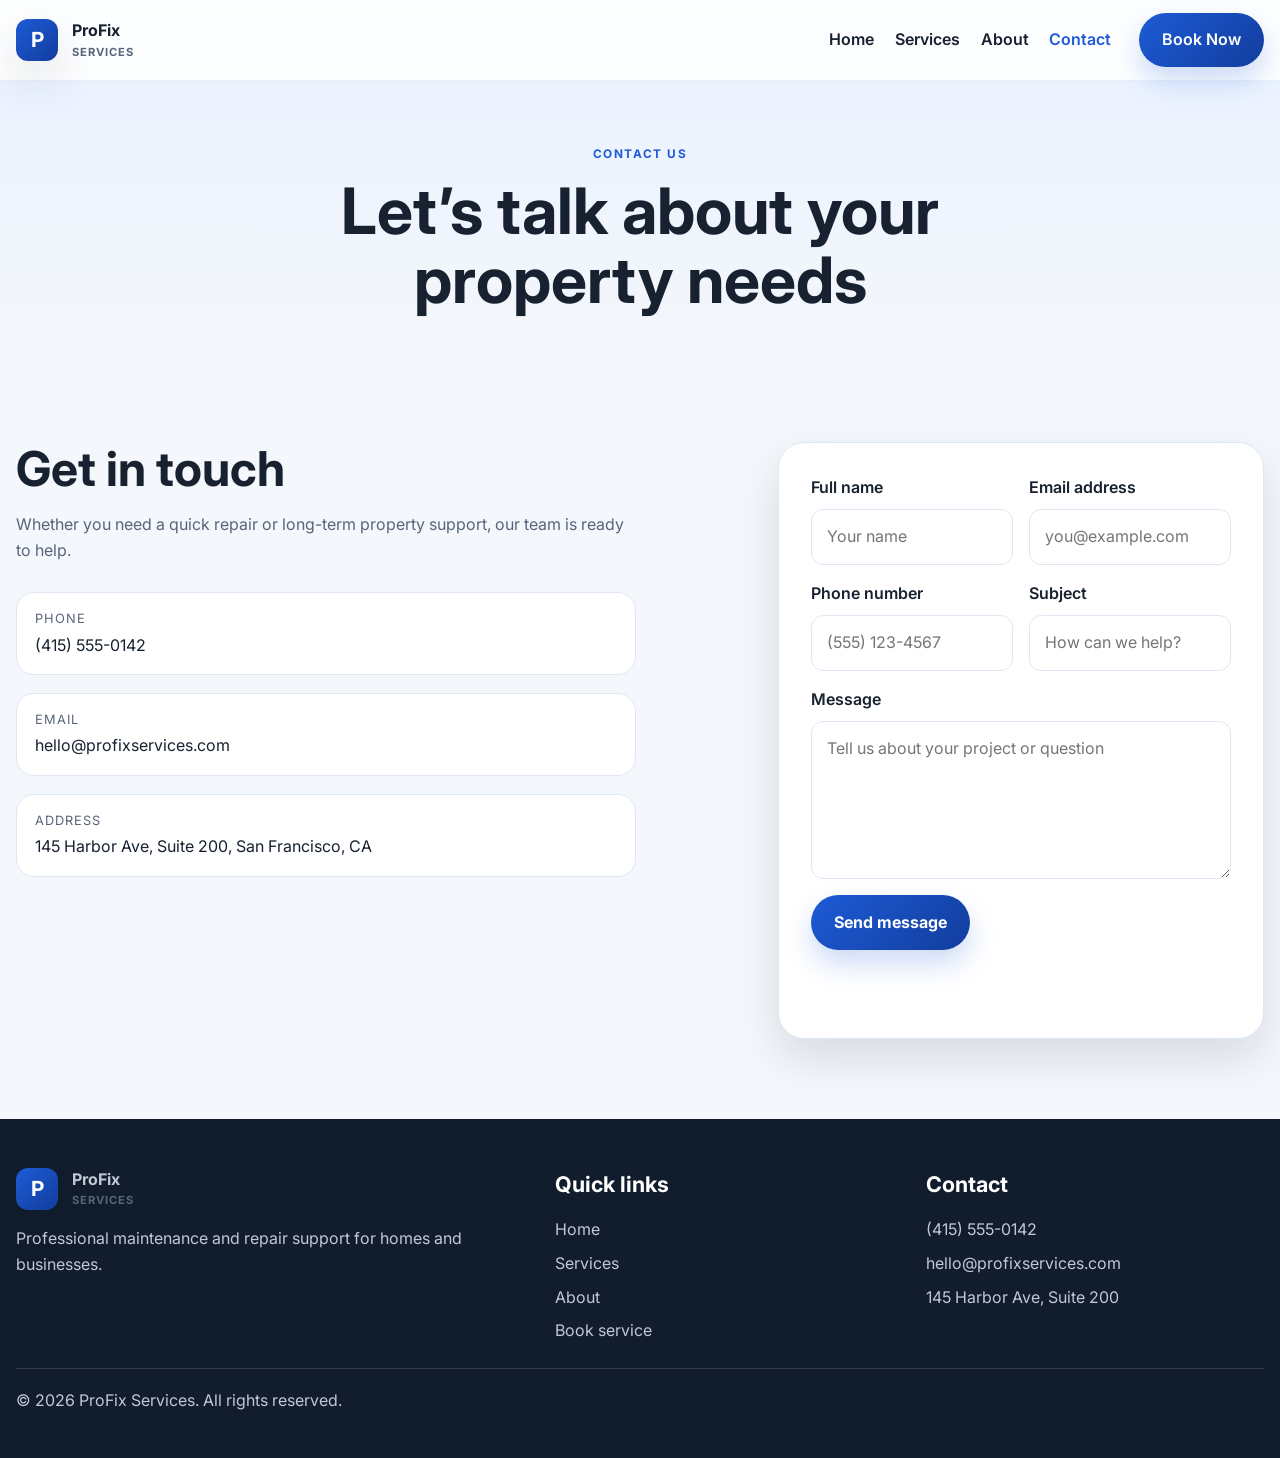
<file: service-based-website-development-with-ai-agents/contact.html>
<!DOCTYPE html>
<html lang="en">
  <head>
    <meta charset="UTF-8" />
    <meta name="viewport" content="width=device-width, initial-scale=1.0" />
    <meta
      name="description"
      content="Contact ProFix Services for home and business maintenance support, service questions, or project estimates."
    />
    <title>Contact | ProFix Services</title>
    <link rel="preconnect" href="https://fonts.googleapis.com" />
    <link rel="preconnect" href="https://fonts.gstatic.com" crossorigin />
    <link
      href="https://fonts.googleapis.com/css2?family=Inter:wght@400;500;600;700;800&display=swap"
      rel="stylesheet"
    />
    <link rel="stylesheet" href="styles.css" />
  </head>
  <body>
    <a class="skip-link" href="#main-content">Skip to content</a>

    <header class="site-header">
      <div class="container nav-wrap">
        <a href="index.html" class="brand" aria-label="ProFix Home">
          <span class="brand-mark">P</span>
          <span>
            <strong>ProFix</strong>
            <small>Services</small>
          </span>
        </a>

        <button class="nav-toggle" aria-label="Toggle navigation" aria-expanded="false">
          <span></span>
          <span></span>
          <span></span>
        </button>

        <nav class="main-nav" aria-label="Main navigation">
          <ul class="nav-links">
            <li><a href="index.html">Home</a></li>
            <li><a href="services.html">Services</a></li>
            <li><a href="about.html">About</a></li>
            <li><a href="contact.html" class="active">Contact</a></li>
            <li><a href="booking.html" class="btn btn-primary nav-cta">Book Now</a></li>
          </ul>
        </nav>
      </div>
    </header>

    <main id="main-content">
      <section class="page-banner">
        <div class="container narrow reveal">
          <p class="eyebrow">Contact us</p>
          <h1>Let’s talk about your property needs</h1>
        </div>
      </section>

      <section class="section">
        <div class="container contact-layout">
          <div class="contact-info reveal">
            <h2>Get in touch</h2>
            <p>Whether you need a quick repair or long-term property support, our team is ready to help.</p>

            <ul class="contact-details">
              <li>
                <span class="detail-label">Phone</span>
                <a href="tel:+14155550142">(415) 555-0142</a>
              </li>
              <li>
                <span class="detail-label">Email</span>
                <a href="mailto:hello@profixservices.com">hello@profixservices.com</a>
              </li>
              <li>
                <span class="detail-label">Address</span>
                <span>145 Harbor Ave, Suite 200, San Francisco, CA</span>
              </li>
            </ul>
          </div>

          <div class="form-card reveal">
            <form id="contact-form" novalidate>
              <div class="form-row two-up">
                <div class="field-group">
                  <label for="contact-name">Full name</label>
                  <input id="contact-name" name="name" type="text" placeholder="Your name" required />
                </div>

                <div class="field-group">
                  <label for="contact-email">Email address</label>
                  <input id="contact-email" name="email" type="email" placeholder="you@example.com" required />
                </div>
              </div>

              <div class="form-row two-up">
                <div class="field-group">
                  <label for="contact-phone">Phone number</label>
                  <input id="contact-phone" name="phone" type="tel" placeholder="(555) 123-4567" required />
                </div>

                <div class="field-group">
                  <label for="contact-subject">Subject</label>
                  <input id="contact-subject" name="subject" type="text" placeholder="How can we help?" required />
                </div>
              </div>

              <div class="field-group">
                <label for="contact-message">Message</label>
                <textarea id="contact-message" name="message" rows="5" placeholder="Tell us about your project or question" required></textarea>
              </div>

              <button type="submit" class="btn btn-primary form-submit">Send message</button>
              <p class="form-status" aria-live="polite"></p>
            </form>
          </div>
        </div>
      </section>
    </main>

    <footer class="site-footer">
      <div class="container footer-grid">
        <div>
          <a href="index.html" class="brand footer-brand" aria-label="ProFix home page">
            <span class="brand-mark">P</span>
            <span>
              <strong>ProFix</strong>
              <small>Services</small>
            </span>
          </a>
          <p>Professional maintenance and repair support for homes and businesses.</p>
        </div>

        <div>
          <h3>Quick links</h3>
          <ul>
            <li><a href="index.html">Home</a></li>
            <li><a href="services.html">Services</a></li>
            <li><a href="about.html">About</a></li>
            <li><a href="booking.html">Book service</a></li>
          </ul>
        </div>

        <div>
          <h3>Contact</h3>
          <ul>
            <li>(415) 555-0142</li>
            <li>hello@profixservices.com</li>
            <li>145 Harbor Ave, Suite 200</li>
          </ul>
        </div>
      </div>
      <div class="container footer-bottom">
        <p>© 2026 ProFix Services. All rights reserved.</p>
      </div>
    </footer>

    <script src="script.js"></script>
  </body>
</html>
</file>
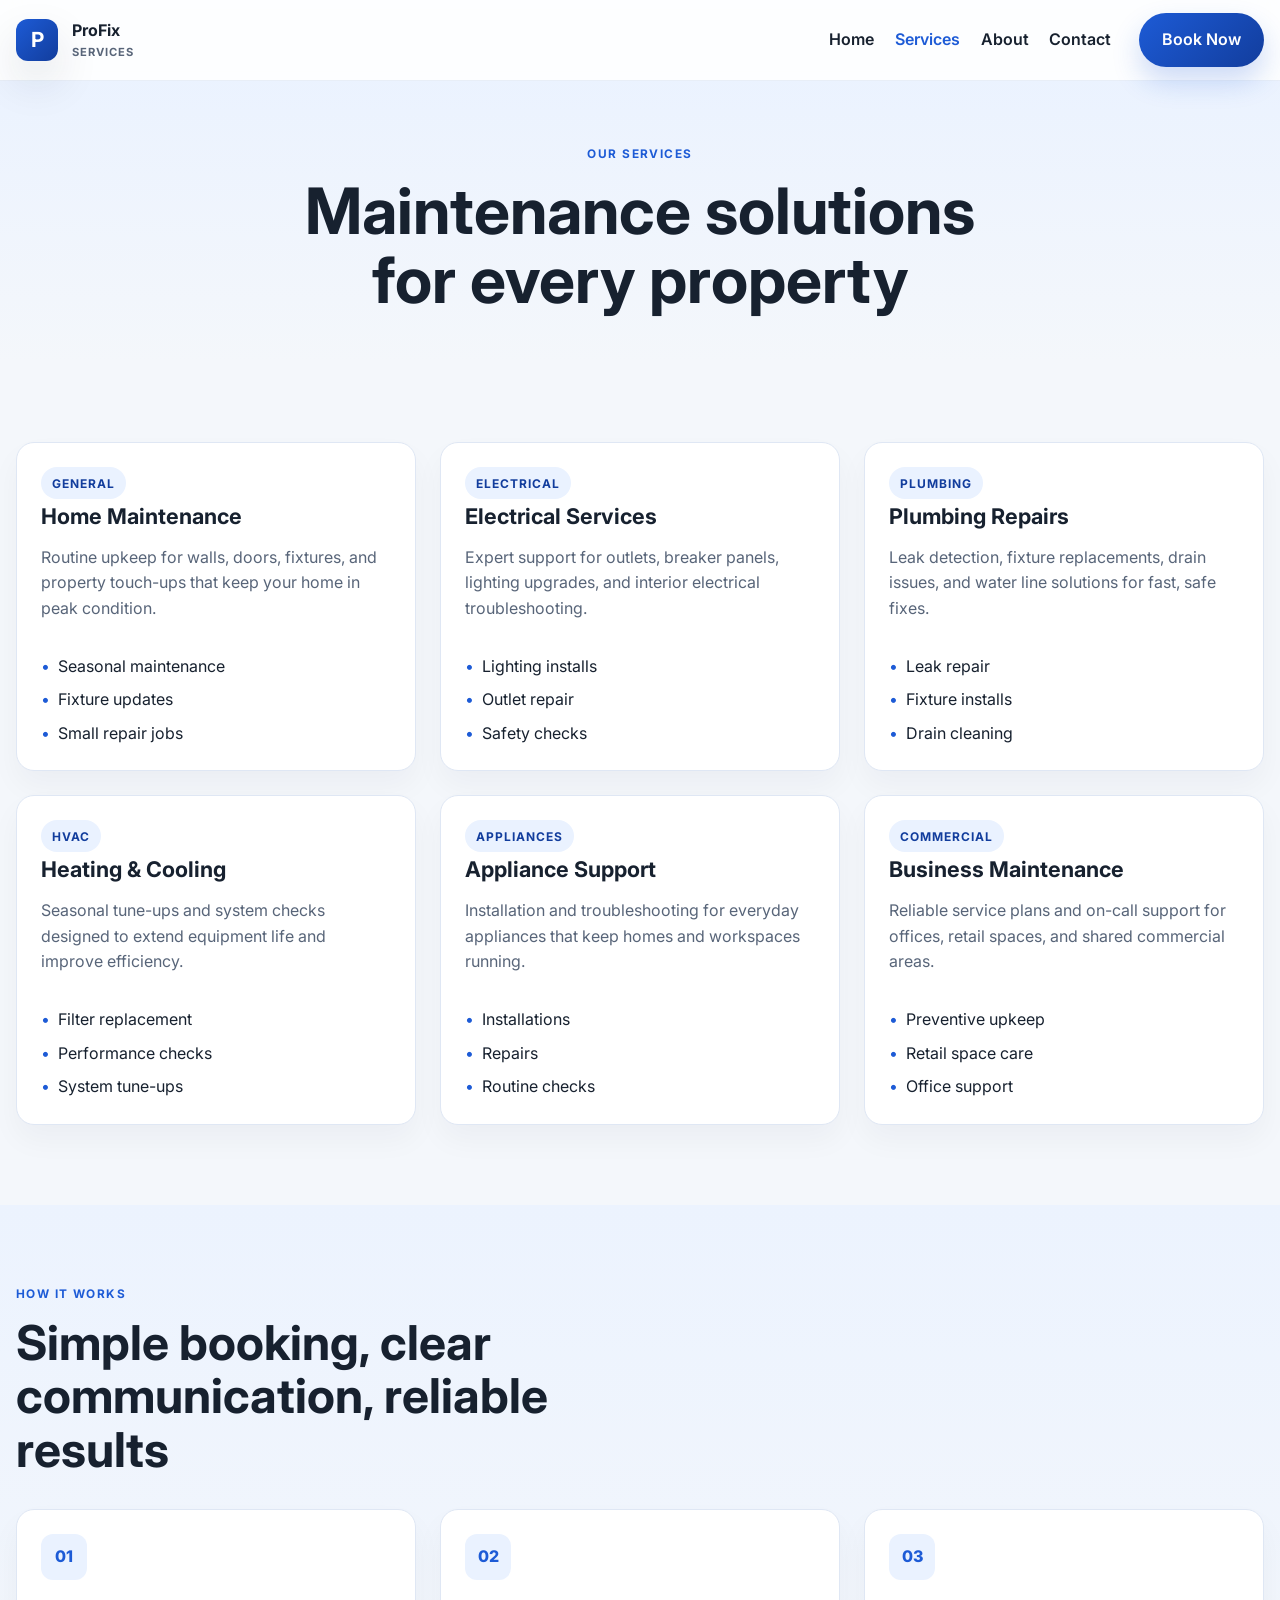
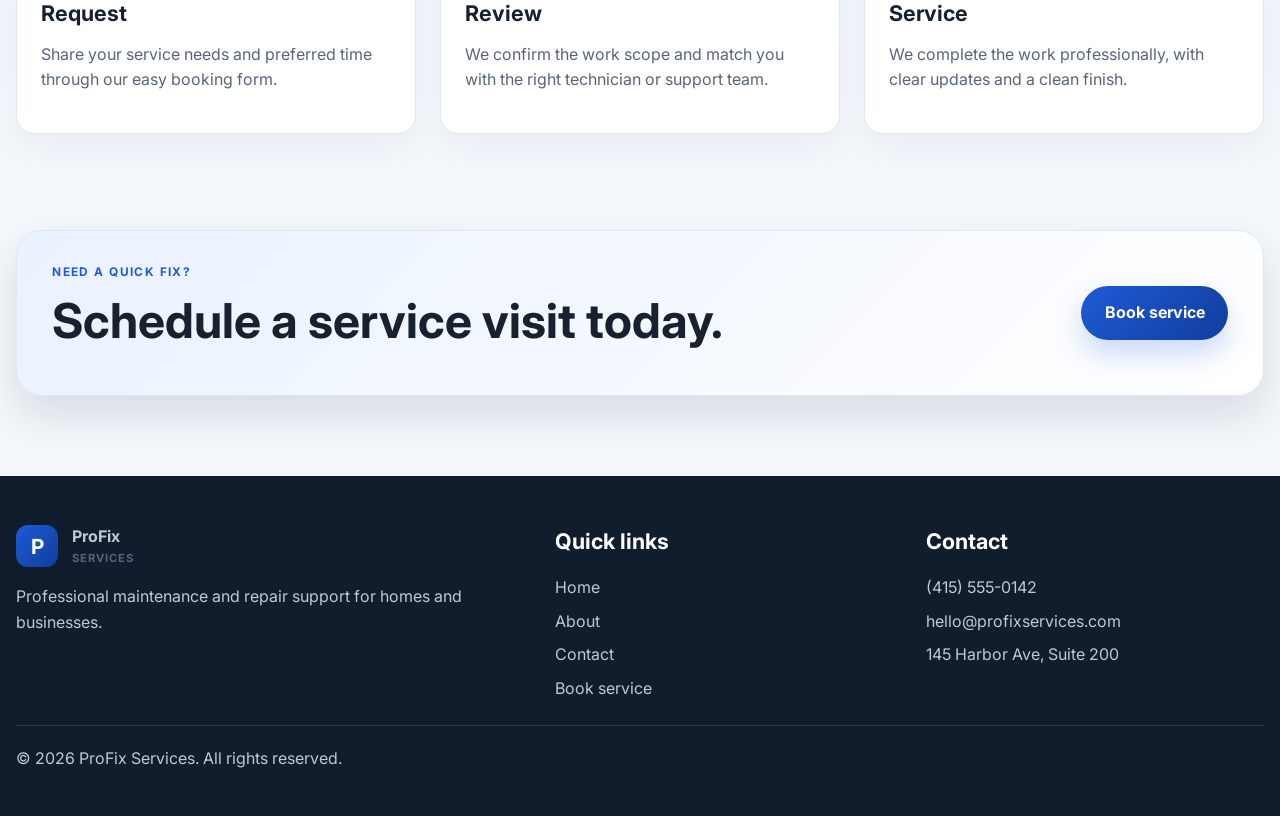
<file: service-based-website-development-with-ai-agents/services.html>
<!DOCTYPE html>
<html lang="en">
  <head>
    <meta charset="UTF-8" />
    <meta name="viewport" content="width=device-width, initial-scale=1.0" />
    <meta
      name="description"
      content="Explore ProFix Services for home maintenance, electrical work, plumbing, commercial upkeep, and property care plans."
    />
    <title>Services | ProFix Services</title>
    <link rel="preconnect" href="https://fonts.googleapis.com" />
    <link rel="preconnect" href="https://fonts.gstatic.com" crossorigin />
    <link
      href="https://fonts.googleapis.com/css2?family=Inter:wght@400;500;600;700;800&display=swap"
      rel="stylesheet"
    />
    <link rel="stylesheet" href="styles.css" />
  </head>
  <body>
    <a class="skip-link" href="#main-content">Skip to content</a>

    <header class="site-header">
      <div class="container nav-wrap">
        <a href="index.html" class="brand" aria-label="ProFix Home">
          <span class="brand-mark">P</span>
          <span>
            <strong>ProFix</strong>
            <small>Services</small>
          </span>
        </a>

        <button class="nav-toggle" aria-label="Toggle navigation" aria-expanded="false">
          <span></span>
          <span></span>
          <span></span>
        </button>

        <nav class="main-nav" aria-label="Main navigation">
          <ul class="nav-links">
            <li><a href="index.html">Home</a></li>
            <li><a href="services.html" class="active">Services</a></li>
            <li><a href="about.html">About</a></li>
            <li><a href="contact.html">Contact</a></li>
            <li><a href="booking.html" class="btn btn-primary nav-cta">Book Now</a></li>
          </ul>
        </nav>
      </div>
    </header>

    <main id="main-content">
      <section class="page-banner">
        <div class="container narrow reveal">
          <p class="eyebrow">Our services</p>
          <h1>Maintenance solutions for every property</h1>
        </div>
      </section>

      <section class="section">
        <div class="container">
          <div class="service-grid large-grid">
            <article class="service-card reveal">
              <span class="service-tag">General</span>
              <h3>Home Maintenance</h3>
              <p>Routine upkeep for walls, doors, fixtures, and property touch-ups that keep your home in peak condition.</p>
              <ul class="mini-list">
                <li>Seasonal maintenance</li>
                <li>Fixture updates</li>
                <li>Small repair jobs</li>
              </ul>
            </article>

            <article class="service-card reveal">
              <span class="service-tag">Electrical</span>
              <h3>Electrical Services</h3>
              <p>Expert support for outlets, breaker panels, lighting upgrades, and interior electrical troubleshooting.</p>
              <ul class="mini-list">
                <li>Lighting installs</li>
                <li>Outlet repair</li>
                <li>Safety checks</li>
              </ul>
            </article>

            <article class="service-card reveal">
              <span class="service-tag">Plumbing</span>
              <h3>Plumbing Repairs</h3>
              <p>Leak detection, fixture replacements, drain issues, and water line solutions for fast, safe fixes.</p>
              <ul class="mini-list">
                <li>Leak repair</li>
                <li>Fixture installs</li>
                <li>Drain cleaning</li>
              </ul>
            </article>

            <article class="service-card reveal">
              <span class="service-tag">HVAC</span>
              <h3>Heating & Cooling</h3>
              <p>Seasonal tune-ups and system checks designed to extend equipment life and improve efficiency.</p>
              <ul class="mini-list">
                <li>Filter replacement</li>
                <li>Performance checks</li>
                <li>System tune-ups</li>
              </ul>
            </article>

            <article class="service-card reveal">
              <span class="service-tag">Appliances</span>
              <h3>Appliance Support</h3>
              <p>Installation and troubleshooting for everyday appliances that keep homes and workspaces running.</p>
              <ul class="mini-list">
                <li>Installations</li>
                <li>Repairs</li>
                <li>Routine checks</li>
              </ul>
            </article>

            <article class="service-card reveal">
              <span class="service-tag">Commercial</span>
              <h3>Business Maintenance</h3>
              <p>Reliable service plans and on-call support for offices, retail spaces, and shared commercial areas.</p>
              <ul class="mini-list">
                <li>Preventive upkeep</li>
                <li>Retail space care</li>
                <li>Office support</li>
              </ul>
            </article>
          </div>
        </div>
      </section>

      <section class="section alt-bg">
        <div class="container process-wrap">
          <div class="section-heading reveal left-align">
            <p class="eyebrow">How it works</p>
            <h2>Simple booking, clear communication, reliable results</h2>
          </div>

          <div class="steps-grid">
            <article class="step-card reveal">
              <span>01</span>
              <h3>Request</h3>
              <p>Share your service needs and preferred time through our easy booking form.</p>
            </article>
            <article class="step-card reveal">
              <span>02</span>
              <h3>Review</h3>
              <p>We confirm the work scope and match you with the right technician or support team.</p>
            </article>
            <article class="step-card reveal">
              <span>03</span>
              <h3>Service</h3>
              <p>We complete the work professionally, with clear updates and a clean finish.</p>
            </article>
          </div>
        </div>
      </section>

      <section class="section cta-section">
        <div class="container cta-box reveal">
          <div>
            <p class="eyebrow">Need a quick fix?</p>
            <h2>Schedule a service visit today.</h2>
          </div>
          <a href="booking.html" class="btn btn-primary">Book service</a>
        </div>
      </section>
    </main>

    <footer class="site-footer">
      <div class="container footer-grid">
        <div>
          <a href="index.html" class="brand footer-brand" aria-label="ProFix home page">
            <span class="brand-mark">P</span>
            <span>
              <strong>ProFix</strong>
              <small>Services</small>
            </span>
          </a>
          <p>Professional maintenance and repair support for homes and businesses.</p>
        </div>

        <div>
          <h3>Quick links</h3>
          <ul>
            <li><a href="index.html">Home</a></li>
            <li><a href="about.html">About</a></li>
            <li><a href="contact.html">Contact</a></li>
            <li><a href="booking.html">Book service</a></li>
          </ul>
        </div>

        <div>
          <h3>Contact</h3>
          <ul>
            <li>(415) 555-0142</li>
            <li>hello@profixservices.com</li>
            <li>145 Harbor Ave, Suite 200</li>
          </ul>
        </div>
      </div>
      <div class="container footer-bottom">
        <p>© 2026 ProFix Services. All rights reserved.</p>
      </div>
    </footer>

    <script src="script.js"></script>
  </body>
</html>
</file>
<file: service-based-website-development-with-ai-agents/styles.css>
:root {
  --primary: #1d5bd6;
  --primary-strong: #123d9d;
  --primary-soft: #eaf2ff;
  --accent: #f7b955;
  --bg: #f4f7fb;
  --surface: #ffffff;
  --surface-alt: #edf4ff;
  --text: #17212f;
  --muted: #586579;
  --border: #dfe7f4;
  --success: #1a8f5c;
  --error: #d94343;
  --shadow: 0 20px 45px rgba(17, 35, 56, 0.12);
  --radius: 18px;
  --radius-lg: 26px;
  --container: 1280px;
}

* {
  box-sizing: border-box;
}

html {
  scroll-behavior: smooth;
}

body {
  margin: 0;
  font-family: "Inter", "Segoe UI", sans-serif;
  background: var(--bg);
  color: var(--text);
  line-height: 1.6;
}

a {
  color: inherit;
  text-decoration: none;
}

img {
  max-width: 100%;
  display: block;
}

button,
input,
select,
textarea {
  font: inherit;
}

button {
  cursor: pointer;
}

.skip-link {
  position: absolute;
  left: -9999px;
  top: 0;
}

.skip-link:focus {
  left: 18px;
  top: 18px;
  background: var(--surface);
  padding: 0.75rem 1rem;
  border-radius: 10px;
  z-index: 100;
}

.container {
  width: min(var(--container), calc(100% - 2rem));
  margin: 0 auto;
}

.section {
  padding: 5rem 0;
}

.alt-bg {
  background: linear-gradient(180deg, rgba(234, 242, 255, 0.8), rgba(244, 247, 251, 0.8));
}

.eyebrow {
  margin: 0 0 0.75rem;
  color: var(--primary);
  text-transform: uppercase;
  letter-spacing: 0.12em;
  font-weight: 700;
  font-size: 0.74rem;
}

h1,
h2,
h3,
p {
  margin-top: 0;
}

h1 {
  font-size: clamp(2.5rem, 5vw, 4.2rem);
  line-height: 1.08;
  margin-bottom: 1rem;
}

h2 {
  font-size: clamp(2rem, 4vw, 3rem);
  line-height: 1.12;
  margin-bottom: 1rem;
}

h3 {
  font-size: 1.35rem;
  margin-bottom: 0.7rem;
}

p {
  color: var(--muted);
}

.site-header {
  position: sticky;
  top: 0;
  z-index: 50;
  background: rgba(255, 255, 255, 0.82);
  border-bottom: 1px solid rgba(223, 231, 244, 0.7);
  backdrop-filter: blur(12px);
}

.nav-wrap {
  display: flex;
  align-items: center;
  justify-content: space-between;
  min-height: 80px;
}

.brand {
  display: inline-flex;
  align-items: center;
  gap: 0.85rem;
  font-weight: 700;
  color: var(--text);
}

.brand strong,
.brand small {
  display: block;
}

.brand small {
  font-size: 0.7rem;
  letter-spacing: 0.1em;
  text-transform: uppercase;
  color: var(--muted);
}

.brand-mark {
  width: 42px;
  height: 42px;
  border-radius: 12px;
  background: linear-gradient(135deg, var(--primary), var(--primary-strong));
  color: #fff;
  display: grid;
  place-items: center;
  font-size: 1.3rem;
  box-shadow: var(--shadow);
}

.main-nav {
  display: flex;
  align-items: center;
}

.nav-toggle {
  display: none;
  appearance: none;
  border: 0;
  background: transparent;
  padding: 0.35rem;
}

.nav-links {
  display: flex;
  align-items: center;
  gap: 1.3rem;
  list-style: none;
  margin: 0;
  padding: 0;
}

.nav-links a {
  font-weight: 600;
  color: var(--text);
  transition: color 0.2s ease;
}

.nav-links a:hover,
.nav-links a.active {
  color: var(--primary);
}

.nav-cta {
  margin-left: 0.4rem;
}

.btn {
  display: inline-flex;
  align-items: center;
  justify-content: center;
  border: 0;
  border-radius: 999px;
  font-weight: 700;
  transition: transform 0.2s ease, box-shadow 0.2s ease, opacity 0.2s ease;
  padding: 0.9rem 1.45rem;
}

.btn:hover {
  transform: translateY(-1px);
}

.btn-primary {
  background: linear-gradient(135deg, var(--primary), var(--primary-strong));
  color: #fff !important;
  box-shadow: 0 14px 28px rgba(29, 91, 214, 0.22);
}

.btn-secondary {
  background: var(--surface);
  color: var(--text);
  border: 1px solid var(--border);
}

.hero {
  padding: 4.5rem 0 3rem;
}

.hero-grid,
.split-layout,
.story-layout,
.contact-layout,
.booking-layout {
  display: grid;
  grid-template-columns: 1.2fr 0.8fr;
  gap: 2rem;
  align-items: center;
}

.hero-copy,
.split-copy,
.contact-info,
.booking-copy {
  max-width: 620px;
}

.lead {
  font-size: 1.1rem;
  max-width: 58ch;
}

.hero-actions {
  display: flex;
  flex-wrap: wrap;
  gap: 1rem;
  margin: 2rem 0 1.4rem;
}

.trust-list,
.feature-list,
.check-list,
.contact-details,
.footer-grid ul,
.mini-list {
  list-style: none;
  padding: 0;
  margin: 0;
}

.trust-list {
  display: flex;
  flex-wrap: wrap;
  gap: 1.2rem;
  font-weight: 600;
  color: var(--text);
}

.trust-list li::before,
.check-list li::before {
  content: "✓";
  color: var(--success);
  font-weight: 800;
  margin-right: 0.5rem;
}

.hero-panel {
  display: flex;
  justify-content: center;
}

.panel-card,
.visual-box,
.form-card,
.story-card {
  background: var(--surface);
  border: 1px solid var(--border);
  border-radius: var(--radius-lg);
  box-shadow: var(--shadow);
}

.panel-card {
  width: min(100%, 420px);
  padding: 2rem;
}

.mini-badge {
  display: inline-block;
  background: var(--primary-soft);
  color: var(--primary-strong);
  padding: 0.35rem 0.7rem;
  border-radius: 999px;
  font-weight: 700;
  font-size: 0.78rem;
}

.stats {
  display: grid;
  grid-template-columns: repeat(2, minmax(0, 1fr));
  gap: 1rem;
  margin: 1.6rem 0;
}

.stats div {
  background: var(--bg);
  border-radius: var(--radius);
  padding: 1rem;
}

.stats strong {
  display: block;
  font-size: 1.7rem;
  line-height: 1.1;
}

.stats span {
  color: var(--muted);
  font-size: 0.9rem;
}

.feature-list {
  display: grid;
  gap: 0.7rem;
  color: var(--text);
  font-weight: 600;
}

.feature-list li::before {
  content: "•";
  color: var(--primary);
  margin-right: 0.7rem;
}

.section-heading {
  margin-bottom: 2rem;
}

.left-align {
  max-width: 540px;
}

.feature-grid,
.service-grid,
.testimonial-grid,
.steps-grid,
.stats-grid {
  display: grid;
  gap: 1.5rem;
}

.feature-grid {
  grid-template-columns: repeat(3, minmax(0, 1fr));
}

.info-card,
.service-card,
.testimonial,
.step-card,
.stat-item {
  background: var(--surface);
  border: 1px solid var(--border);
  border-radius: var(--radius);
  box-shadow: 0 15px 30px rgba(17, 35, 56, 0.04);
}

.info-card,
.service-card,
.testimonial,
.step-card {
  padding: 1.5rem;
}

.icon-wrap {
  width: 52px;
  height: 52px;
  display: grid;
  place-items: center;
  border-radius: 16px;
  background: var(--primary-soft);
  font-size: 1.6rem;
  margin-bottom: 1rem;
}

.service-grid {
  grid-template-columns: repeat(4, minmax(0, 1fr));
}

.large-grid {
  grid-template-columns: repeat(3, minmax(0, 1fr));
}

.service-card {
  display: flex;
  flex-direction: column;
  min-height: 100%;
}

.service-tag {
  display: inline-flex;
  width: fit-content;
  padding: 0.4rem 0.7rem;
  border-radius: 999px;
  background: var(--primary-soft);
  color: var(--primary-strong);
  font-size: 0.75rem;
  font-weight: 700;
  text-transform: uppercase;
  letter-spacing: 0.08em;
}

.service-card a {
  margin-top: auto;
  font-weight: 700;
  color: var(--primary);
}

.mini-list {
  margin-top: 1rem;
  display: grid;
  gap: 0.5rem;
  color: var(--text);
}

.mini-list li::before {
  content: "•";
  color: var(--primary);
  margin-right: 0.5rem;
}

.split-visual {
  display: flex;
  justify-content: center;
}

.visual-box {
  width: min(100%, 430px);
  min-height: 340px;
  padding: 2rem;
  background: linear-gradient(135deg, #1d5bd6, #123d9d);
  color: #fff;
}

.status-row {
  display: flex;
  align-items: center;
  gap: 0.7rem;
  background: rgba(255, 255, 255, 0.12);
  width: fit-content;
  padding: 0.45rem 0.8rem;
  border-radius: 999px;
  margin-bottom: 2rem;
}

.dot {
  width: 11px;
  height: 11px;
  border-radius: 50%;
  background: #71f2bb;
  box-shadow: 0 0 12px rgba(113, 242, 187, 0.8);
}

.small-cards {
  display: grid;
  grid-template-columns: repeat(2, minmax(0, 1fr));
  gap: 1rem;
  margin-top: 4rem;
}

.small-cards div {
  background: rgba(255, 255, 255, 0.12);
  border-radius: var(--radius);
  padding: 1.2rem 1rem;
}

.small-cards strong {
  display: block;
  font-size: 2rem;
  margin-bottom: 0.25rem;
}

.small-cards span {
  color: rgba(255, 255, 255, 0.82);
}

.testimonial-grid {
  grid-template-columns: repeat(3, minmax(0, 1fr));
}

.stars {
  color: #f5b548;
  margin-bottom: 0.9rem;
  letter-spacing: 0.14em;
}

.person {
  margin-top: 1.1rem;
}

.person strong,
.person span {
  display: block;
}

.person span {
  color: var(--muted);
  font-size: 0.9rem;
}

.faq-wrap {
  display: grid;
  grid-template-columns: 0.8fr 1.2fr;
  gap: 2rem;
  align-items: start;
}

.faq-list {
  display: grid;
  gap: 0.9rem;
}

.faq-item {
  background: var(--surface);
  border: 1px solid var(--border);
  border-radius: var(--radius);
  overflow: hidden;
}

.faq-question {
  width: 100%;
  border: 0;
  background: transparent;
  text-align: left;
  font-weight: 700;
  padding: 1.15rem 1.2rem;
  color: var(--text);
  display: flex;
  justify-content: space-between;
  align-items: center;
}

.faq-question::after {
  content: "+";
  font-size: 1.5rem;
  color: var(--primary);
}

.faq-item.active .faq-question::after {
  content: "−";
}

.faq-answer {
  max-height: 0;
  overflow: hidden;
  transition: max-height 0.3s ease;
}

.faq-item.active .faq-answer {
  max-height: 200px;
}

.faq-answer p {
  margin: 0;
  padding: 0 1.2rem 1.2rem;
}

.cta-section {
  padding-top: 1rem;
}

.cta-box {
  display: flex;
  align-items: center;
  justify-content: space-between;
  gap: 1rem;
  background: linear-gradient(135deg, var(--primary-soft), #ffffff);
  border: 1px solid var(--border);
  border-radius: var(--radius-lg);
  box-shadow: var(--shadow);
  padding: 2rem 2.2rem;
}

.page-banner {
  padding: 4rem 0 2rem;
  background: linear-gradient(180deg, rgba(234, 242, 255, 0.9), rgba(244, 247, 251, 0.85));
}

.narrow {
  max-width: 760px;
  text-align: center;
}

.steps-grid {
  grid-template-columns: repeat(3, minmax(0, 1fr));
}

.step-card span {
  display: inline-flex;
  width: 46px;
  height: 46px;
  border-radius: 12px;
  background: var(--primary-soft);
  color: var(--primary);
  align-items: center;
  justify-content: center;
  font-weight: 800;
  margin-bottom: 1rem;
}

.story-layout {
  grid-template-columns: 1.1fr 0.9fr;
}

.story-card {
  padding: 2rem;
}

.compact-list {
  display: grid;
  gap: 0.8rem;
  font-weight: 600;
}

.stats-section {
  padding-top: 0;
}

.stats-grid {
  grid-template-columns: repeat(4, minmax(0, 1fr));
}

.stat-item {
  padding: 1.5rem;
  text-align: center;
}

.stat-item strong {
  display: block;
  font-size: clamp(1.8rem, 2.8vw, 2.5rem);
  color: var(--primary);
}

.contact-layout,
.booking-layout {
  align-items: start;
}

.contact-details {
  display: grid;
  gap: 1.1rem;
  margin-top: 1.8rem;
}

.contact-details li {
  background: var(--surface);
  border: 1px solid var(--border);
  border-radius: var(--radius);
  padding: 1rem 1.1rem;
}

.detail-label {
  display: block;
  font-size: 0.8rem;
  text-transform: uppercase;
  letter-spacing: 0.08em;
  color: var(--muted);
  margin-bottom: 0.2rem;
}

.form-card {
  padding: 2rem;
}

.form-row {
  display: grid;
  gap: 1rem;
}

.two-up {
  grid-template-columns: repeat(2, minmax(0, 1fr));
}

.field-group {
  display: grid;
  gap: 0.5rem;
  margin-bottom: 1rem;
}

label {
  font-weight: 600;
  color: var(--text);
}

input,
select,
textarea {
  width: 100%;
  border: 1px solid var(--border);
  border-radius: 12px;
  background: var(--surface);
  color: var(--text);
  padding: 0.9rem 0.95rem;
  transition: border-color 0.2s ease, box-shadow 0.2s ease;
}

input:focus,
select:focus,
textarea:focus {
  outline: none;
  border-color: rgba(29, 91, 214, 0.5);
  box-shadow: 0 0 0 4px rgba(29, 91, 214, 0.08);
}

.form-status {
  min-height: 1.5em;
  margin-top: 1rem;
  font-weight: 600;
}

.form-status.success {
  color: var(--success);
}

.form-status.error {
  color: var(--error);
}

.site-footer {
  background: #111c2c;
  color: #edf3ff;
  padding-top: 3rem;
}

.site-footer p,
.site-footer li,
.site-footer a {
  color: rgba(237, 243, 255, 0.8);
}

.footer-grid {
  display: grid;
  grid-template-columns: 1.2fr 0.8fr 0.8fr;
  gap: 2rem;
  padding-bottom: 1.5rem;
}

.footer-brand {
  color: #fff;
  margin-bottom: 1rem;
}

.footer-grid h3 {
  color: #fff;
  margin-bottom: 1rem;
}

.footer-grid ul {
  display: grid;
  gap: 0.5rem;
}

.footer-bottom {
  border-top: 1px solid rgba(255, 255, 255, 0.12);
  padding: 1.2rem 0 1.8rem;
}

.reveal {
  opacity: 0;
  transform: translateY(18px);
  transition: opacity 0.6s ease, transform 0.6s ease;
}

.reveal.visible {
  opacity: 1;
  transform: translateY(0);
}

@media (max-width: 980px) {
  .hero-grid,
  .split-layout,
  .story-layout,
  .contact-layout,
  .booking-layout,
  .faq-wrap,
  .feature-grid,
  .service-grid,
  .testimonial-grid,
  .steps-grid,
  .stats-grid,
  .footer-grid,
  .large-grid {
    grid-template-columns: 1fr 1fr;
  }

  .hero-grid,
  .split-layout,
  .story-layout,
  .contact-layout,
  .booking-layout,
  .faq-wrap {
    grid-template-columns: 1fr;
  }

  .service-grid {
    grid-template-columns: repeat(2, minmax(0, 1fr));
  }

  .large-grid {
    grid-template-columns: repeat(2, minmax(0, 1fr));
  }
}

@media (max-width: 760px) {
  .nav-toggle {
    display: inline-flex;
    flex-direction: column;
    gap: 0.3rem;
    border: 0;
    background: transparent;
    padding: 0.35rem;
  }

  .nav-toggle span {
    display: block;
    width: 24px;
    height: 2px;
    background: var(--text);
    border-radius: 999px;
  }

  .nav-wrap {
    position: relative;
  }

  .main-nav {
    position: absolute;
    top: 100%;
    left: 0;
    right: 0;
    background: rgba(255, 255, 255, 0.98);
    border-bottom: 1px solid var(--border);
    padding: 0.5rem 1rem 1rem;
    opacity: 0;
    pointer-events: none;
    transform: translateY(-8px);
    transition: all 0.2s ease;
  }

  .main-nav.open {
    opacity: 1;
    pointer-events: auto;
    transform: translateY(0);
  }

  .nav-links {
    flex-direction: column;
    align-items: flex-start;
    gap: 0.8rem;
  }

  .nav-links a {
    width: 100%;
  }

  .nav-cta {
    margin-left: 0;
  }

  .feature-grid,
  .service-grid,
  .testimonial-grid,
  .steps-grid,
  .stats-grid,
  .two-up,
  .footer-grid {
    grid-template-columns: 1fr;
  }

  .btn,
  .nav-cta {
    width: 100%;
  }

  .hero-actions,
  .cta-box {
    flex-direction: column;
    align-items: flex-start;
  }

  .section {
    padding: 4rem 0;
  }
}

@media (prefers-reduced-motion: reduce) {
  html {
    scroll-behavior: auto;
  }

  *,
  *::before,
  *::after {
    animation: none !important;
    transition: none !important;
  }
}
</file>
<file: touring-the-alternatives-ai-coding-agents/styles.css>
:root {
  --red: #c8102e;
  --red-dark: #8b0b1f;
  --black: #111111;
  --white: #ffffff;
  --gray: #f4f4f4;
  --muted: #6b6b6b;
  --ring: #c8102e;
  --header-h: 4.25rem;
  --drawer-w: min(26rem, 100%);
  --font-display: "Avenir Next Condensed", "Arial Narrow", Impact, sans-serif;
  --font-body: "Avenir Next", "Segoe UI", system-ui, sans-serif;
}

*,
*::before,
*::after {
  box-sizing: border-box;
}

html {
  scroll-behavior: smooth;
}

body {
  margin: 0;
  font-family: var(--font-body);
  color: var(--black);
  background: var(--white);
  line-height: 1.5;
}

body.lock-scroll {
  overflow: hidden;
}

img,
svg {
  display: block;
  max-width: 100%;
}

button,
input,
textarea {
  font: inherit;
}

a {
  color: inherit;
}

:focus-visible {
  outline: 3px solid var(--ring);
  outline-offset: 3px;
}

[hidden] {
  display: none !important;
}

.skip-link {
  position: absolute;
  left: 0.75rem;
  top: -3rem;
  z-index: 80;
  background: var(--red);
  color: var(--white);
  padding: 0.5rem 0.85rem;
  text-decoration: none;
  font-weight: 700;
}

.skip-link:focus {
  top: 0.75rem;
}

.site-header {
  position: sticky;
  top: 0;
  z-index: 40;
  background: var(--black);
  color: var(--white);
  border-bottom: 4px solid var(--red);
}

.header-inner {
  display: grid;
  grid-template-columns: minmax(0, 1fr) auto;
  align-items: center;
  gap: 0.65rem 0.75rem;
  min-height: var(--header-h);
  max-width: 72rem;
  margin: 0 auto;
  padding: 0.65rem 1rem;
}

.logo {
  display: flex;
  align-items: center;
  gap: 0.5rem;
  min-width: 0;
  grid-column: 1;
  grid-row: 1;
  font-family: var(--font-display);
  font-size: 1.05rem;
  letter-spacing: 0.06em;
  text-transform: uppercase;
  text-decoration: none;
  font-weight: 800;
}

.logo-mark {
  width: 0.85rem;
  height: 0.85rem;
  background: var(--red);
  transform: rotate(12deg);
}

.site-nav {
  display: flex;
  flex-wrap: wrap;
  gap: 0.75rem 1rem;
  grid-column: 1 / -1;
  width: 100%;
  padding-bottom: 0.35rem;
}

.site-nav a {
  text-decoration: none;
  font-size: 0.92rem;
  font-weight: 600;
}

.site-nav a:hover {
  color: var(--red);
}

.cart-toggle {
  grid-column: 2;
  grid-row: 1;
  justify-self: end;
  display: inline-flex;
  align-items: center;
  gap: 0.45rem;
  background: var(--red);
  color: var(--white);
  border: 0;
  padding: 0.55rem 0.75rem;
  font-weight: 700;
  cursor: pointer;
  min-height: 2.75rem;
  white-space: nowrap;
}

.cart-badge {
  min-width: 1.4rem;
  height: 1.4rem;
  padding: 0 0.35rem;
  background: var(--black);
  color: var(--white);
  display: inline-flex;
  align-items: center;
  justify-content: center;
  font-size: 0.8rem;
}

.hero {
  background: var(--black);
  color: var(--white);
  padding: 4.5rem 1rem 4rem;
  border-bottom: 8px solid var(--red);
  min-width: 0;
}

.hero-kicker {
  margin: 0 0 0.75rem;
  color: var(--red);
  font-weight: 700;
  letter-spacing: 0.14em;
  text-transform: uppercase;
  font-size: 0.75rem;
}

.hero h1 {
  margin: 0;
  font-family: var(--font-display);
  font-size: clamp(2.5rem, 13vw, 7rem);
  line-height: 0.88;
  letter-spacing: -0.03em;
  text-transform: uppercase;
  max-width: 100%;
  min-width: 0;
}

.hero h1 em {
  font-style: normal;
  color: var(--red);
}

.hero-copy {
  max-width: 36rem;
  color: #d8d8d8;
  margin: 1.25rem 0 1.75rem;
  overflow-wrap: break-word;
}

.btn {
  display: inline-flex;
  align-items: center;
  justify-content: center;
  min-height: 2.85rem;
  padding: 0.65rem 1.15rem;
  border: 0;
  text-decoration: none;
  font-weight: 800;
  letter-spacing: 0.04em;
  text-transform: uppercase;
  cursor: pointer;
}

.btn-primary {
  background: var(--red);
  color: var(--white);
}

.btn-primary:hover:not(:disabled) {
  background: var(--red-dark);
}

.btn-primary:disabled {
  opacity: 0.45;
  cursor: not-allowed;
}

.btn-block {
  width: 100%;
}

.menu-section,
.about-section {
  max-width: 72rem;
  margin: 0 auto;
  padding: 3rem 1rem;
}

.section-head h2,
.about-section h2,
.site-footer h2,
.site-footer h3,
.drawer-head h2,
.modal h2 {
  font-family: var(--font-display);
  text-transform: uppercase;
  letter-spacing: 0.04em;
  margin: 0 0 0.4rem;
}

.section-head p,
.about-section p {
  color: var(--muted);
  margin: 0;
  max-width: 38rem;
}

.filters {
  display: flex;
  flex-wrap: wrap;
  gap: 0.5rem;
  margin: 1.5rem 0 1.75rem;
}

.filter-btn {
  background: var(--white);
  color: var(--black);
  border: 2px solid var(--black);
  min-height: 2.5rem;
  padding: 0.35rem 0.85rem;
  font-weight: 700;
  cursor: pointer;
}

.filter-btn.is-active,
.filter-btn:hover {
  background: var(--black);
  color: var(--white);
}

.filter-btn.is-active {
  background: var(--red);
  border-color: var(--red);
}

.menu-grid {
  display: grid;
  grid-template-columns: 1fr;
  gap: 1rem;
}

.menu-card {
  border: 2px solid var(--black);
  background: var(--white);
  display: flex;
  flex-direction: column;
}

.card-media {
  height: 8.5rem;
  display: grid;
  place-items: center;
  background: var(--gray);
  border-bottom: 2px solid var(--black);
}

.card-media[data-category="burgers"] { background: #1a1a1a; color: var(--red); }
.card-media[data-category="pizza"] { background: var(--red); color: var(--white); }
.card-media[data-category="sides"] { background: var(--gray); color: var(--black); }
.card-media[data-category="drinks"] { background: var(--black); color: var(--white); }

.card-media svg {
  width: 3.25rem;
  height: 3.25rem;
}

.menu-card h3 {
  margin: 0;
  font-size: 1.15rem;
  overflow-wrap: anywhere;
}

.card-body {
  padding: 0.9rem 1rem 1rem;
  display: flex;
  flex-direction: column;
  gap: 0.45rem;
  flex: 1;
}

.card-body p {
  margin: 0;
  color: var(--muted);
  font-size: 0.92rem;
}

.card-row {
  display: flex;
  flex-wrap: wrap;
  align-items: center;
  justify-content: space-between;
  gap: 0.75rem;
  margin-top: auto;
  padding-top: 0.5rem;
}

.price {
  font-weight: 800;
  font-size: 1.05rem;
}

.add-btn {
  background: var(--black);
  color: var(--white);
  border: 0;
  min-height: 2.5rem;
  padding: 0.4rem 0.8rem;
  font-weight: 700;
  cursor: pointer;
}

.add-btn:hover {
  background: var(--red);
}

.about-section {
  padding-top: 0;
}

.site-footer {
  background: var(--black);
  color: var(--white);
  padding: 2.5rem 1rem 1.5rem;
}

.footer-grid {
  max-width: 72rem;
  margin: 0 auto;
  display: grid;
  gap: 1.5rem;
}

.footer-grid p,
.footer-grid a {
  margin: 0.35rem 0 0;
  color: #d4d4d4;
  overflow-wrap: anywhere;
}

.footer-grid a {
  color: var(--white);
}

.footer-grid a:hover {
  color: var(--red);
}

.footer-note {
  max-width: 72rem;
  margin: 2rem auto 0;
  color: var(--muted);
  font-size: 0.85rem;
}

.overlay {
  position: fixed;
  inset: 0;
  background: rgba(17, 17, 17, 0.62);
  z-index: 50;
}

.cart-drawer {
  position: fixed;
  top: 0;
  right: 0;
  width: var(--drawer-w);
  max-width: 100%;
  height: 100%;
  background: var(--white);
  z-index: 60;
  display: flex;
  flex-direction: column;
  padding: 1rem;
  transform: translateX(100%);
  border-left: 4px solid var(--red);
}

.cart-drawer.is-open {
  transform: translateX(0);
}

.drawer-head,
.modal-head {
  display: flex;
  align-items: center;
  justify-content: space-between;
  gap: 0.75rem;
  margin-bottom: 0.75rem;
}

.icon-btn {
  width: 2.5rem;
  height: 2.5rem;
  border: 2px solid var(--black);
  background: var(--white);
  font-size: 1.5rem;
  line-height: 1;
  cursor: pointer;
}

.cart-list {
  list-style: none;
  margin: 0;
  padding: 0;
  overflow: auto;
  flex: 1;
}

.cart-item {
  display: grid;
  grid-template-columns: 1fr auto;
  gap: 0.35rem 0.75rem;
  padding: 0.85rem 0;
  border-bottom: 1px solid #ddd;
}

.cart-item h3 {
  margin: 0;
  font-size: 1rem;
  overflow-wrap: anywhere;
}

.cart-item .line-price {
  font-weight: 700;
}

.qty-row {
  display: flex;
  flex-wrap: wrap;
  align-items: center;
  gap: 0.4rem;
  grid-column: 1 / -1;
}

.qty-btn,
.remove-btn {
  min-width: 2.25rem;
  min-height: 2.25rem;
  border: 2px solid var(--black);
  background: var(--white);
  font-weight: 800;
  cursor: pointer;
}

.remove-btn {
  margin-left: auto;
  min-width: auto;
  padding: 0 0.65rem;
}

.qty-btn:hover,
.remove-btn:hover,
.icon-btn:hover {
  background: var(--black);
  color: var(--white);
}

.cart-empty {
  color: var(--muted);
}

.cart-totals {
  display: grid;
  gap: 0.4rem;
  padding: 1rem 0;
  font-size: 0.95rem;
}

.cart-totals > div {
  display: flex;
  justify-content: space-between;
}

.cart-grand {
  font-weight: 800;
  font-size: 1.1rem;
  border-top: 2px solid var(--black);
  padding-top: 0.55rem;
  margin-top: 0.2rem;
}

.modal {
  position: fixed;
  z-index: 70;
  left: 50%;
  top: 50%;
  transform: translate(-50%, -50%);
  width: min(28rem, calc(100% - 1.5rem));
  max-height: calc(100% - 2rem);
  overflow: auto;
  background: var(--white);
  border: 4px solid var(--black);
  padding: 1.15rem 1.15rem 1.25rem;
}

#checkout-form {
  display: grid;
  gap: 0.85rem;
}

#checkout-form label {
  display: grid;
  gap: 0.3rem;
  font-weight: 700;
  font-size: 0.92rem;
}

#checkout-form input,
#checkout-form textarea {
  width: 100%;
  border: 2px solid var(--black);
  padding: 0.6rem 0.7rem;
  background: var(--white);
}

#checkout-form input.is-invalid,
#checkout-form textarea.is-invalid {
  border-color: var(--red);
}

.field-error {
  color: var(--red);
  font-size: 0.8rem;
  font-weight: 600;
  min-height: 1em;
}

.optional {
  color: var(--muted);
  font-weight: 500;
}

.confirm-id,
.confirm-total {
  margin: 0.75rem 0;
}

.confirm-summary {
  list-style: none;
  margin: 0;
  padding: 0.5rem 0;
  border-top: 2px solid var(--black);
  border-bottom: 2px solid var(--black);
}

.confirm-summary li {
  display: flex;
  justify-content: space-between;
  gap: 0.75rem;
  padding: 0.35rem 0;
  overflow-wrap: anywhere;
}

@media (min-width: 640px) {
  .header-inner {
    display: flex;
    flex-wrap: nowrap;
    gap: 0.75rem;
  }

  .logo {
    font-size: 1.15rem;
  }

  .site-nav {
    width: auto;
    margin-left: auto;
    padding-bottom: 0;
  }

  .cart-toggle {
    margin-left: 0;
  }

  .hero {
    padding: 5.5rem 1.5rem 5rem;
  }

  .menu-grid {
    grid-template-columns: repeat(2, 1fr);
  }
}

@media (min-width: 1024px) {
  .header-inner,
  .hero,
  .menu-section,
  .about-section {
    padding-left: 1.5rem;
    padding-right: 1.5rem;
  }

  .menu-grid {
    grid-template-columns: repeat(3, 1fr);
  }

  .footer-grid {
    grid-template-columns: 1.4fr 1fr 1fr;
  }
}

@media (prefers-reduced-motion: reduce) {
  html {
    scroll-behavior: auto;
  }

  .cart-drawer {
    transition: none;
  }
}

@media (prefers-reduced-motion: no-preference) {
  .cart-drawer {
    transition: transform 0.22s ease;
  }
}
</file>
